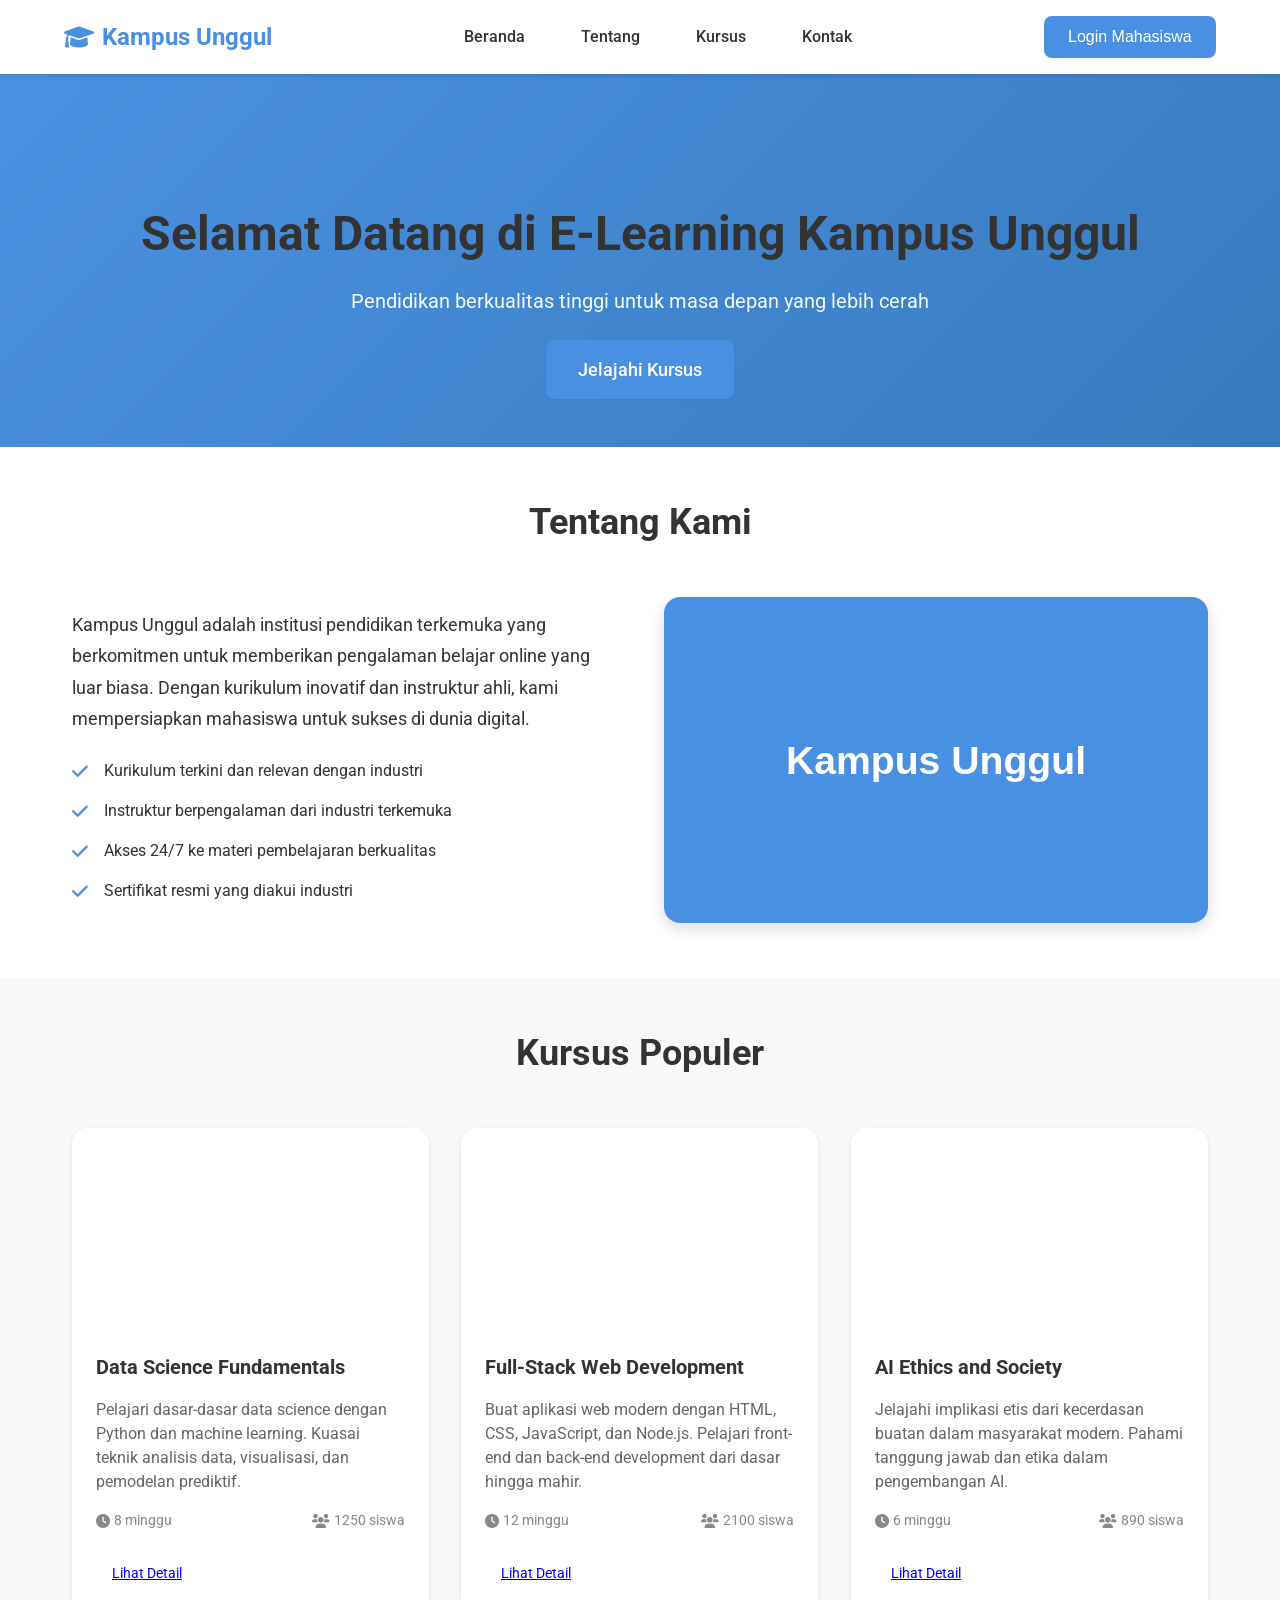
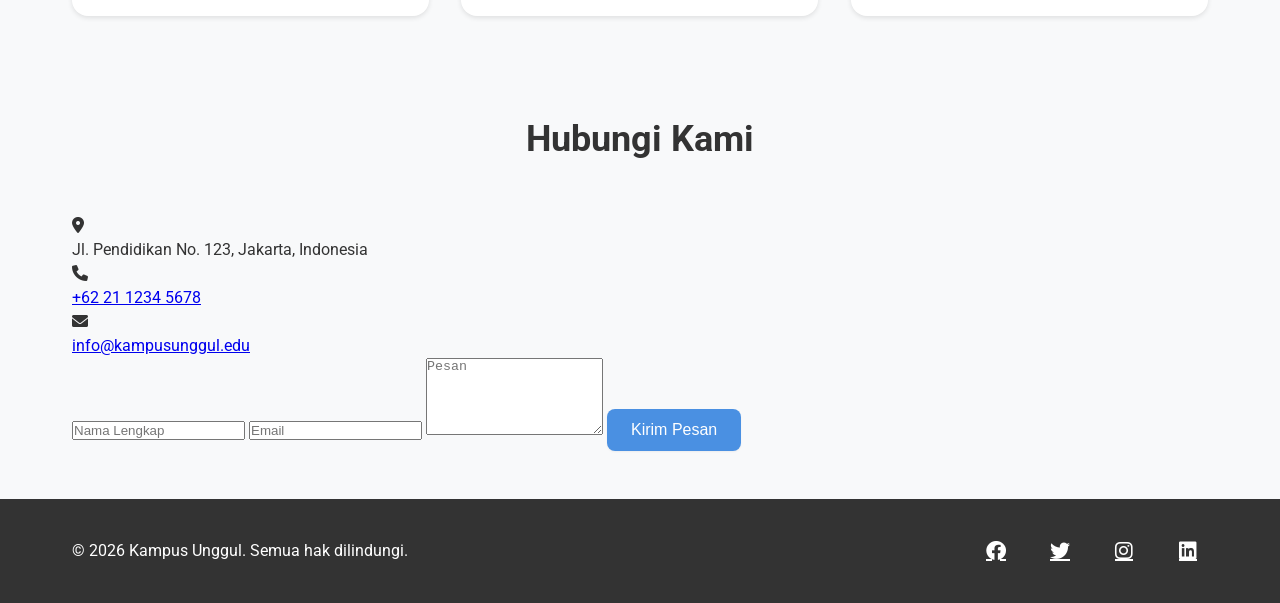
<file: index.html>
<!DOCTYPE html>
<html lang="id">

<head>
    <!-- ===== META TAGS ===== -->
    <meta charset="UTF-8">
    <meta name="viewport" content="width=device-width, initial-scale=1.0">
    <meta http-equiv="X-UA-Compatible" content="IE=edge">

    <!-- SEO Meta Tags -->
    <title>Kampus Unggul - Platform E-Learning Terbaik di Indonesia</title>
    <meta name="description"
        content="Platform e-learning terkemuka di Indonesia dengan kurikulum inovatif dan instruktur ahli. Akses 24/7 ke ribuan kursus berkualitas tinggi dengan sertifikat resmi.">
    <meta name="keywords"
        content="e-learning, kursus online, pendidikan online, belajar online, kampus online, universitas online, sertifikat online, data science, web development, machine learning">
    <meta name="author" content="Kampus Unggul">
    <meta name="robots" content="index, follow">

    <!-- Open Graph / Facebook -->
    <meta property="og:type" content="website">
    <meta property="og:site_name" content="Kampus Unggul">
    <meta property="og:title" content="Kampus Unggul - Platform E-Learning Terbaik">
    <meta property="og:description"
        content="Belajar keterampilan masa depan dengan kursus online berkualitas tinggi. Akses 24/7, instruktur ahli, dan sertifikat resmi.">
    <meta property="og:image" content="/assets/og-image.jpg">
    <meta property="og:url" content="https://kampusunggul.edu">
    <meta property="og:locale" content="id_ID">

    <!-- Twitter Card -->
    <meta name="twitter:card" content="summary_large_image">
    <meta name="twitter:title" content="Kampus Unggul - Platform E-Learning Terbaik">
    <meta name="twitter:description" content="Belajar keterampilan masa depan dengan kursus online berkualitas tinggi.">
    <meta name="twitter:image" content="/assets/twitter-card.jpg">

    <!-- Canonical URL -->
    <link rel="canonical" href="https://kampusunggul.edu">

    <!-- Favicon -->
    <link rel="icon" type="image/png" sizes="32x32" href="/favicon-32x32.png">
    <link rel="icon" type="image/png" sizes="16x16" href="/favicon-16x16.png">
    <link rel="apple-touch-icon" sizes="180x180" href="/apple-touch-icon.png">
    <link rel="manifest" href="/site.webmanifest">

    <!-- Theme Color -->
    <meta name="theme-color" content="#4a90e2">

    <!-- ===== PRECONNECT FOR PERFORMANCE ===== -->
    <link rel="preconnect" href="https://fonts.googleapis.com">
    <link rel="preconnect" href="https://fonts.gstatic.com" crossorigin>
    <link rel="preconnect" href="https://cdnjs.cloudflare.com" crossorigin>

    <!-- ===== STYLESHEETS ===== -->
    <link href="https://fonts.googleapis.com/css2?family=Roboto:wght@300;400;500;700&display=swap" rel="stylesheet">
    <link rel="stylesheet" href="https://cdnjs.cloudflare.com/ajax/libs/font-awesome/6.0.0/css/all.min.css"
        integrity="sha512-9usAa10IRO0HhonpyAIVpjrylPvoDwiPUiKdWk5t3PyolY1cOd4DSE0Ga+ri4AuTroPR5aQvXU9xC6qOPnzFeg=="
        crossorigin="anonymous" referrerpolicy="no-referrer">
    <link rel="stylesheet" href="styles.css">

    <!-- ===== STRUCTURED DATA (JSON-LD) ===== -->
    <script type="application/ld+json">
    {
      "@context": "https://schema.org",
      "@type": "EducationalOrganization",
      "name": "Kampus Unggul",
      "description": "Platform e-learning terkemuka di Indonesia",
      "url": "https://kampusunggul.edu",
      "logo": "https://kampusunggul.edu/logo.png",
      "sameAs": [
        "https://facebook.com/kampusunggul",
        "https://twitter.com/kampusunggul",
        "https://instagram.com/kampusunggul",
        "https://linkedin.com/company/kampusunggul"
      ],
      "contactPoint": {
        "@type": "ContactPoint",
        "telephone": "+62-21-1234-5678",
        "contactType": "Customer Service",
        "email": "info@kampusunggul.edu",
        "areaServed": "ID",
        "availableLanguage": ["Indonesian"]
      },
      "address": {
        "@type": "PostalAddress",
        "streetAddress": "Jl. Pendidikan No. 123",
        "addressLocality": "Jakarta",
        "addressCountry": "ID"
      }
    }
    </script>
</head>

<body>
    <!-- ===== SKIP TO MAIN CONTENT (Accessibility) ===== -->
    <a href="#main-content" class="skip-to-main">Skip to main content</a>

    <!-- ===== HEADER ===== -->
    <header role="banner">
        <div class="container">
            <div class="logo">
                <h1>
                    <i class="fas fa-graduation-cap" aria-hidden="true"></i>
                    <span>Kampus Unggul</span>
                </h1>
            </div>

            <!-- Mobile Menu Toggle -->
            <button class="mobile-menu-toggle" aria-label="Toggle navigation menu" aria-expanded="false">
                <i class="fas fa-bars" aria-hidden="true"></i>
            </button>

            <nav role="navigation" aria-label="Main navigation">
                <ul>
                    <li><a href="#home">Beranda</a></li>
                    <li><a href="#about">Tentang</a></li>
                    <li><a href="#courses">Kursus</a></li>
                    <li><a href="#contact">Kontak</a></li>
                </ul>
            </nav>

            <button class="btn" onclick="openLoginModal()" aria-label="Login sebagai mahasiswa">
                Login Mahasiswa
            </button>
        </div>
    </header>

    <!-- ===== MAIN CONTENT ===== -->
    <main id="main-content">
        <!-- Hero Section -->
        <section id="home" class="hero" aria-labelledby="hero-heading">
            <div class="container">
                <div class="hero-content">
                    <h2 id="hero-heading">Selamat Datang di E-Learning Kampus Unggul</h2>
                    <p>Pendidikan berkualitas tinggi untuk masa depan yang lebih cerah</p>
                    <a href="#courses" class="btn btn-large">Jelajahi Kursus</a>
                </div>
            </div>
        </section>

        <!-- About Section -->
        <section id="about" class="about" aria-labelledby="about-heading">
            <div class="container">
                <h2 id="about-heading">Tentang Kami</h2>
                <div class="about-content">
                    <div class="about-text">
                        <p>
                            Kampus Unggul adalah institusi pendidikan terkemuka yang berkomitmen untuk
                            memberikan pengalaman belajar online yang luar biasa. Dengan kurikulum inovatif
                            dan instruktur ahli, kami mempersiapkan mahasiswa untuk sukses di dunia digital.
                        </p>
                        <ul>
                            <li>
                                <i class="fas fa-check" aria-hidden="true"></i>
                                <span>Kurikulum terkini dan relevan dengan industri</span>
                            </li>
                            <li>
                                <i class="fas fa-check" aria-hidden="true"></i>
                                <span>Instruktur berpengalaman dari industri terkemuka</span>
                            </li>
                            <li>
                                <i class="fas fa-check" aria-hidden="true"></i>
                                <span>Akses 24/7 ke materi pembelajaran berkualitas</span>
                            </li>
                            <li>
                                <i class="fas fa-check" aria-hidden="true"></i>
                                <span>Sertifikat resmi yang diakui industri</span>
                            </li>
                        </ul>
                    </div>
                    <div class="about-image">
                        <img src="[data-uri]"
                            alt="Ilustrasi Kampus Unggul - Platform E-Learning Modern">
                    </div>
                </div>
            </div>
        </section>

        <!-- Courses Section -->
        <section id="courses" class="courses" aria-labelledby="courses-heading">
            <div class="container">
                <h2 id="courses-heading">Kursus Populer</h2>
                <div class="course-grid">
                    <!-- Course Card 1 -->
                    <article class="course-card" itemscope itemtype="https://schema.org/Course">
                        <div class="course-image">
                            <img src="[data-uri]"
                                alt="Kursus Data Science Fundamentals" itemprop="image">
                        </div>
                        <div class="course-content">
                            <h3 itemprop="name">Data Science Fundamentals</h3>
                            <p itemprop="description">
                                Pelajari dasar-dasar data science dengan Python dan machine learning.
                                Kuasai teknik analisis data, visualisasi, dan pemodelan prediktif.
                            </p>
                            <div class="course-meta">
                                <span>
                                    <i class="fas fa-clock" aria-hidden="true"></i>
                                    <time itemprop="timeRequired">8 minggu</time>
                                </span>
                                <span>
                                    <i class="fas fa-users" aria-hidden="true"></i>
                                    <span>1250 siswa</span>
                                </span>
                            </div>
                            <a href="courses.html" class="btn-small" itemprop="url">
                                Lihat Detail <span class="sr-only">Data Science Fundamentals</span>
                            </a>
                        </div>
                    </article>

                    <!-- Course Card 2 -->
                    <article class="course-card" itemscope itemtype="https://schema.org/Course">
                        <div class="course-image">
                            <img src="[data-uri]"
                                alt="Kursus Full-Stack Web Development" itemprop="image">
                        </div>
                        <div class="course-content">
                            <h3 itemprop="name">Full-Stack Web Development</h3>
                            <p itemprop="description">
                                Buat aplikasi web modern dengan HTML, CSS, JavaScript, dan Node.js.
                                Pelajari front-end dan back-end development dari dasar hingga mahir.
                            </p>
                            <div class="course-meta">
                                <span>
                                    <i class="fas fa-clock" aria-hidden="true"></i>
                                    <time itemprop="timeRequired">12 minggu</time>
                                </span>
                                <span>
                                    <i class="fas fa-users" aria-hidden="true"></i>
                                    <span>2100 siswa</span>
                                </span>
                            </div>
                            <a href="courses.html" class="btn-small" itemprop="url">
                                Lihat Detail <span class="sr-only">Full-Stack Web Development</span>
                            </a>
                        </div>
                    </article>

                    <!-- Course Card 3 -->
                    <article class="course-card" itemscope itemtype="https://schema.org/Course">
                        <div class="course-image">
                            <img src="[data-uri]"
                                alt="Kursus AI Ethics and Society" itemprop="image">
                        </div>
                        <div class="course-content">
                            <h3 itemprop="name">AI Ethics and Society</h3>
                            <p itemprop="description">
                                Jelajahi implikasi etis dari kecerdasan buatan dalam masyarakat modern.
                                Pahami tanggung jawab dan etika dalam pengembangan AI.
                            </p>
                            <div class="course-meta">
                                <span>
                                    <i class="fas fa-clock" aria-hidden="true"></i>
                                    <time itemprop="timeRequired">6 minggu</time>
                                </span>
                                <span>
                                    <i class="fas fa-users" aria-hidden="true"></i>
                                    <span>890 siswa</span>
                                </span>
                            </div>
                            <a href="courses.html" class="btn-small" itemprop="url">
                                Lihat Detail <span class="sr-only">AI Ethics and Society</span>
                            </a>
                        </div>
                    </article>
                </div>
            </div>
        </section>

        <!-- Contact Section -->
        <section id="contact" class="contact" aria-labelledby="contact-heading">
            <div class="container">
                <h2 id="contact-heading">Hubungi Kami</h2>
                <div class="contact-content">
                    <div class="contact-info">
                        <div class="info-item">
                            <i class="fas fa-map-marker-alt" aria-hidden="true"></i>
                            <p>Jl. Pendidikan No. 123, Jakarta, Indonesia</p>
                        </div>
                        <div class="info-item">
                            <i class="fas fa-phone" aria-hidden="true"></i>
                            <p><a href="tel:+622112345678">+62 21 1234 5678</a></p>
                        </div>
                        <div class="info-item">
                            <i class="fas fa-envelope" aria-hidden="true"></i>
                            <p><a href="mailto:info@kampusunggul.edu">info@kampusunggul.edu</a></p>
                        </div>
                    </div>
                    <form class="contact-form" data-validate aria-label="Contact form">
                        <label for="nama" class="sr-only">Nama Lengkap</label>
                        <input type="text" id="nama" name="nama" placeholder="Nama Lengkap" required
                            aria-required="true" autocomplete="name">

                        <label for="email" class="sr-only">Email</label>
                        <input type="email" id="email" name="email" placeholder="Email" required aria-required="true"
                            autocomplete="email">

                        <label for="pesan" class="sr-only">Pesan</label>
                        <textarea id="pesan" name="pesan" placeholder="Pesan" rows="5" required
                            aria-required="true"></textarea>

                        <button type="submit" class="btn">Kirim Pesan</button>
                    </form>
                </div>
            </div>
        </section>
    </main>

    <!-- ===== FOOTER ===== -->
    <footer role="contentinfo">
        <div class="container">
            <p>&copy; 2026 Kampus Unggul. Semua hak dilindungi.</p>
            <div class="social-links" role="navigation" aria-label="Social media links">
                <a href="https://facebook.com/kampusunggul" aria-label="Visit our Facebook page" target="_blank"
                    rel="noopener noreferrer">
                    <i class="fab fa-facebook" aria-hidden="true"></i>
                </a>
                <a href="https://twitter.com/kampusunggul" aria-label="Visit our Twitter profile" target="_blank"
                    rel="noopener noreferrer">
                    <i class="fab fa-twitter" aria-hidden="true"></i>
                </a>
                <a href="https://instagram.com/kampusunggul" aria-label="Visit our Instagram profile" target="_blank"
                    rel="noopener noreferrer">
                    <i class="fab fa-instagram" aria-hidden="true"></i>
                </a>
                <a href="https://linkedin.com/company/kampusunggul" aria-label="Visit our LinkedIn page" target="_blank"
                    rel="noopener noreferrer">
                    <i class="fab fa-linkedin" aria-hidden="true"></i>
                </a>
            </div>
        </div>
    </footer>

    <!-- ===== LOGIN MODAL ===== -->
    <div id="loginModal" class="modal" role="dialog" aria-labelledby="login-title" aria-hidden="true">
        <div class="modal-content">
            <button class="close" onclick="closeLoginModal()" aria-label="Close login dialog">
                &times;
            </button>
            <h2 id="login-title">Login Mahasiswa</h2>
            <form id="loginForm" aria-label="Login form">
                <label for="username" class="sr-only">Username</label>
                <input type="text" id="username" name="username" placeholder="Username" required aria-required="true"
                    autocomplete="username">

                <label for="password" class="sr-only">Password</label>
                <input type="password" id="password" name="password" placeholder="Password" required
                    aria-required="true" autocomplete="current-password">

                <button type="button" onclick="login()" class="btn">Login</button>
            </form>
            <div class="demo-info" role="note">
                <strong>Demo Account:</strong><br>
                Username: student<br>
                Password: kampus123
            </div>
        </div>
    </div>

    <!-- ===== SCRIPTS ===== -->
    <script src="script.js" defer></script>

    <!-- ===== ANALYTICS (jika ada) ===== -->
    <!-- <script async src="https://www.googletagmanager.com/gtag/js?id=GA_MEASUREMENT_ID"></script> -->
</body>

</html>
</file>
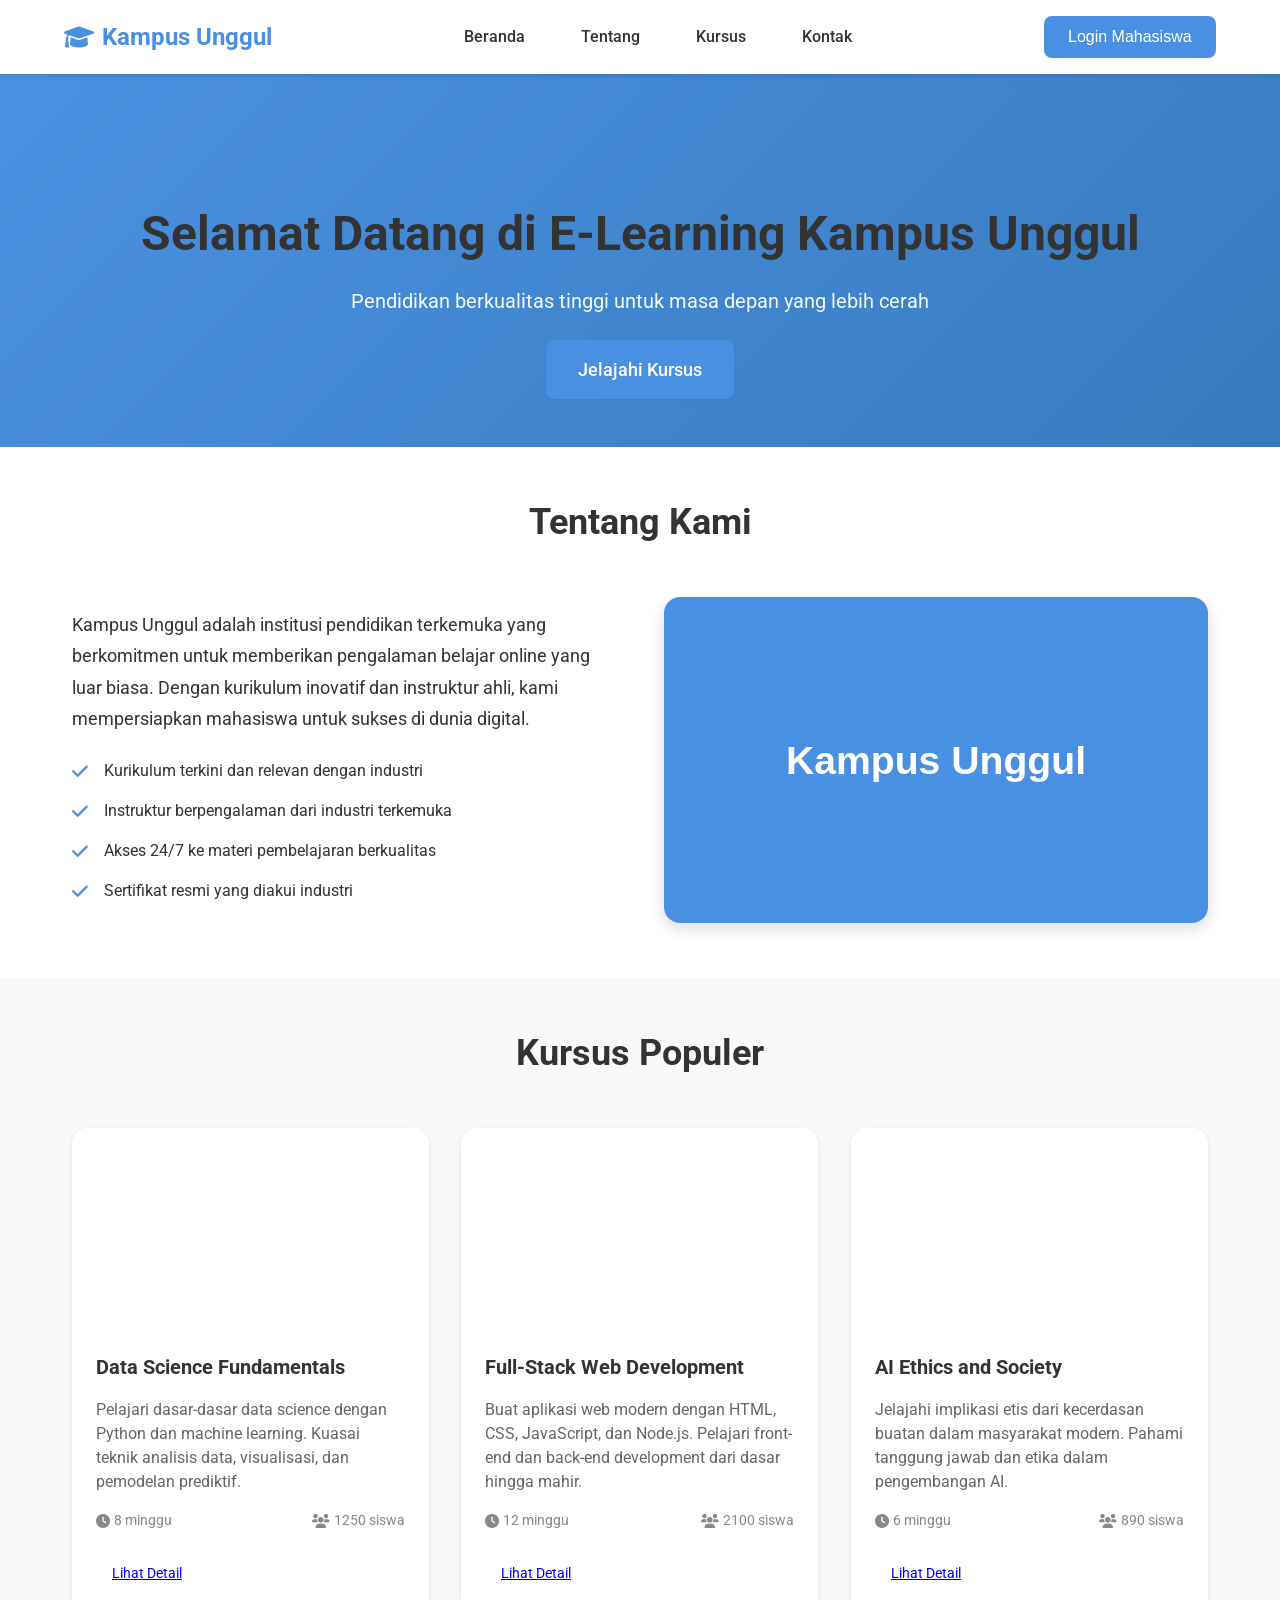
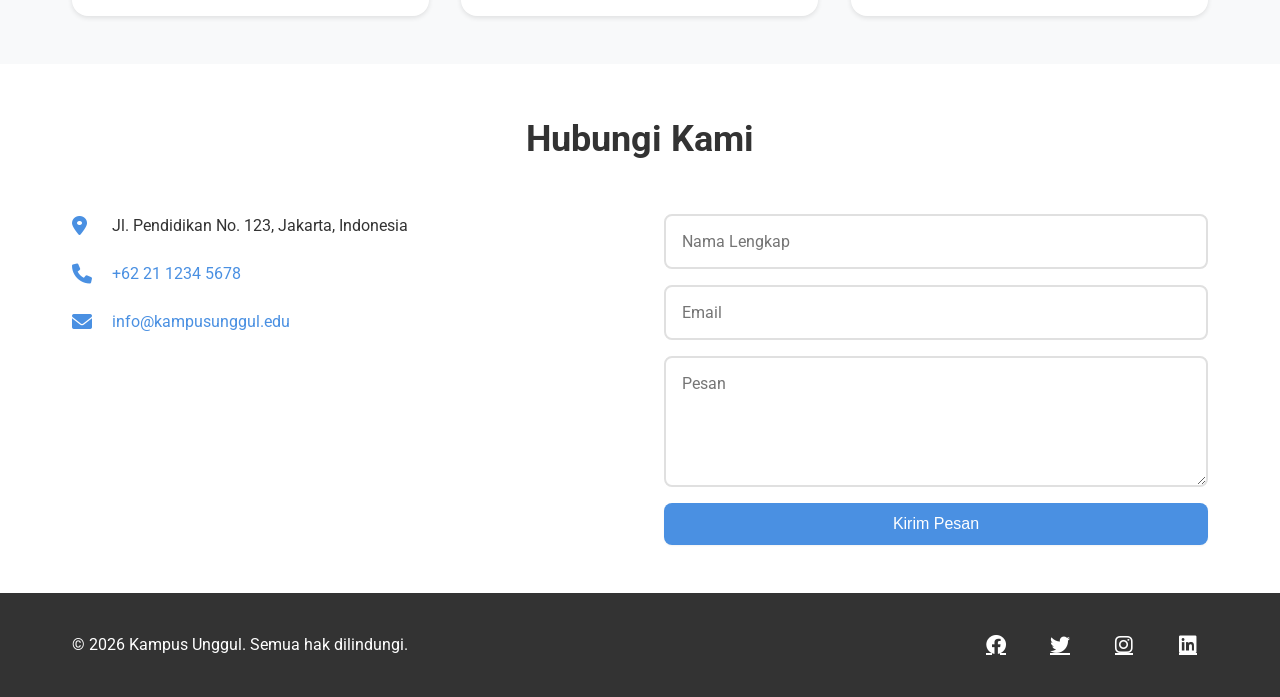
<file: backup/index.html>
<!DOCTYPE html>
<html lang="id">

<head>
    <!-- ===== META TAGS ===== -->
    <meta charset="UTF-8">
    <meta name="viewport" content="width=device-width, initial-scale=1.0">
    <meta http-equiv="X-UA-Compatible" content="IE=edge">

    <!-- SEO Meta Tags -->
    <title>Kampus Unggul - Platform E-Learning Terbaik di Indonesia</title>
    <meta name="description"
        content="Platform e-learning terkemuka di Indonesia dengan kurikulum inovatif dan instruktur ahli. Akses 24/7 ke ribuan kursus berkualitas tinggi dengan sertifikat resmi.">
    <meta name="keywords"
        content="e-learning, kursus online, pendidikan online, belajar online, kampus online, universitas online, sertifikat online, data science, web development, machine learning">
    <meta name="author" content="Kampus Unggul">
    <meta name="robots" content="index, follow">

    <!-- Open Graph / Facebook -->
    <meta property="og:type" content="website">
    <meta property="og:site_name" content="Kampus Unggul">
    <meta property="og:title" content="Kampus Unggul - Platform E-Learning Terbaik">
    <meta property="og:description"
        content="Belajar keterampilan masa depan dengan kursus online berkualitas tinggi. Akses 24/7, instruktur ahli, dan sertifikat resmi.">
    <meta property="og:image" content="/assets/og-image.jpg">
    <meta property="og:url" content="https://kampusunggul.edu">
    <meta property="og:locale" content="id_ID">

    <!-- Twitter Card -->
    <meta name="twitter:card" content="summary_large_image">
    <meta name="twitter:title" content="Kampus Unggul - Platform E-Learning Terbaik">
    <meta name="twitter:description" content="Belajar keterampilan masa depan dengan kursus online berkualitas tinggi.">
    <meta name="twitter:image" content="/assets/twitter-card.jpg">

    <!-- Canonical URL -->
    <link rel="canonical" href="https://kampusunggul.edu">

    <!-- Theme Color -->
    <meta name="theme-color" content="#4a90e2">

    <!-- ===== PRECONNECT FOR PERFORMANCE ===== -->
    <link rel="preconnect" href="https://fonts.googleapis.com">
    <link rel="preconnect" href="https://fonts.gstatic.com" crossorigin>
    <link rel="preconnect" href="https://cdnjs.cloudflare.com" crossorigin>

    <!-- ===== STYLESHEETS ===== -->
    <link href="https://fonts.googleapis.com/css2?family=Roboto:wght@300;400;500;700&display=swap" rel="stylesheet">
    <link rel="stylesheet" href="https://cdnjs.cloudflare.com/ajax/libs/font-awesome/6.0.0/css/all.min.css"
        integrity="sha512-9usAa10IRO0HhonpyAIVpjrylPvoDwiPUiKdWk5t3PyolY1cOd4DSE0Ga+ri4AuTroPR5aQvXU9xC6qOPnzFeg=="
        crossorigin="anonymous" referrerpolicy="no-referrer">
    <link rel="stylesheet" href="styles.css">

    <!-- ===== STRUCTURED DATA (JSON-LD) ===== -->
    <script type="application/ld+json">
    {
      "@context": "https://schema.org",
      "@type": "EducationalOrganization",
      "name": "Kampus Unggul",
      "description": "Platform e-learning terkemuka di Indonesia",
      "url": "https://kampusunggul.edu",
      "logo": "https://kampusunggul.edu/logo.png",
      "sameAs": [
        "https://facebook.com/kampusunggul",
        "https://twitter.com/kampusunggul",
        "https://instagram.com/kampusunggul",
        "https://linkedin.com/company/kampusunggul"
      ],
      "contactPoint": {
        "@type": "ContactPoint",
        "telephone": "+62-21-1234-5678",
        "contactType": "Customer Service",
        "email": "info@kampusunggul.edu",
        "areaServed": "ID",
        "availableLanguage": ["Indonesian"]
      },
      "address": {
        "@type": "PostalAddress",
        "streetAddress": "Jl. Pendidikan No. 123",
        "addressLocality": "Jakarta",
        "addressCountry": "ID"
      }
    }
    </script>
</head>

<body>
    <!-- ===== SKIP TO MAIN CONTENT (Accessibility) ===== -->
    <a href="#main-content" class="skip-to-main">Skip to main content</a>

    <!-- ===== HEADER ===== -->
    <header role="banner">
        <div class="container">
            <div class="logo">
                <h1>
                    <i class="fas fa-graduation-cap" aria-hidden="true"></i>
                    <span>Kampus Unggul</span>
                </h1>
            </div>

            <!-- Mobile Menu Toggle -->
            <button class="mobile-menu-toggle" aria-label="Toggle navigation menu" aria-expanded="false">
                <i class="fas fa-bars" aria-hidden="true"></i>
            </button>

            <nav role="navigation" aria-label="Main navigation">
                <ul>
                    <li><a href="#home">Beranda</a></li>
                    <li><a href="#about">Tentang</a></li>
                    <li><a href="#courses">Kursus</a></li>
                    <li><a href="#contact">Kontak</a></li>
                </ul>
            </nav>

            <button class="btn" onclick="openLoginModal()" aria-label="Login sebagai mahasiswa">
                Login Mahasiswa
            </button>
        </div>
    </header>

    <!-- ===== MAIN CONTENT ===== -->
    <main id="main-content">
        <!-- Hero Section -->
        <section id="home" class="hero" aria-labelledby="hero-heading">
            <div class="container">
                <div class="hero-content">
                    <h2 id="hero-heading">Selamat Datang di E-Learning Kampus Unggul</h2>
                    <p>Pendidikan berkualitas tinggi untuk masa depan yang lebih cerah</p>
                    <a href="#courses" class="btn btn-large">Jelajahi Kursus</a>
                </div>
            </div>
        </section>

        <!-- About Section -->
        <section id="about" class="about" aria-labelledby="about-heading">
            <div class="container">
                <h2 id="about-heading">Tentang Kami</h2>
                <div class="about-content">
                    <div class="about-text">
                        <p>
                            Kampus Unggul adalah institusi pendidikan terkemuka yang berkomitmen untuk
                            memberikan pengalaman belajar online yang luar biasa. Dengan kurikulum inovatif
                            dan instruktur ahli, kami mempersiapkan mahasiswa untuk sukses di dunia digital.
                        </p>
                        <ul>
                            <li>
                                <i class="fas fa-check" aria-hidden="true"></i>
                                <span>Kurikulum terkini dan relevan dengan industri</span>
                            </li>
                            <li>
                                <i class="fas fa-check" aria-hidden="true"></i>
                                <span>Instruktur berpengalaman dari industri terkemuka</span>
                            </li>
                            <li>
                                <i class="fas fa-check" aria-hidden="true"></i>
                                <span>Akses 24/7 ke materi pembelajaran berkualitas</span>
                            </li>
                            <li>
                                <i class="fas fa-check" aria-hidden="true"></i>
                                <span>Sertifikat resmi yang diakui industri</span>
                            </li>
                        </ul>
                    </div>
                    <div class="about-image">
                        <img src="[data-uri]"
                            alt="Ilustrasi Kampus Unggul - Platform E-Learning Modern">
                    </div>
                </div>
            </div>
        </section>

        <!-- Courses Section -->
        <section id="courses" class="courses" aria-labelledby="courses-heading">
            <div class="container">
                <h2 id="courses-heading">Kursus Populer</h2>
                <div class="course-grid">
                    <!-- Course Card 1 -->
                    <article class="course-card" itemscope itemtype="https://schema.org/Course">
                        <div class="course-image">
                            <img src="[data-uri]"
                                alt="Kursus Data Science Fundamentals" itemprop="image">
                        </div>
                        <div class="course-content">
                            <h3 itemprop="name">Data Science Fundamentals</h3>
                            <p itemprop="description">
                                Pelajari dasar-dasar data science dengan Python dan machine learning.
                                Kuasai teknik analisis data, visualisasi, dan pemodelan prediktif.
                            </p>
                            <div class="course-meta">
                                <span>
                                    <i class="fas fa-clock" aria-hidden="true"></i>
                                    <time itemprop="timeRequired">8 minggu</time>
                                </span>
                                <span>
                                    <i class="fas fa-users" aria-hidden="true"></i>
                                    <span>1250 siswa</span>
                                </span>
                            </div>
                            <a href="courses.html" class="btn-small" itemprop="url">
                                Lihat Detail <span class="sr-only">Data Science Fundamentals</span>
                            </a>
                        </div>
                    </article>

                    <!-- Course Card 2 -->
                    <article class="course-card" itemscope itemtype="https://schema.org/Course">
                        <div class="course-image">
                            <img src="[data-uri]"
                                alt="Kursus Full-Stack Web Development" itemprop="image">
                        </div>
                        <div class="course-content">
                            <h3 itemprop="name">Full-Stack Web Development</h3>
                            <p itemprop="description">
                                Buat aplikasi web modern dengan HTML, CSS, JavaScript, dan Node.js.
                                Pelajari front-end dan back-end development dari dasar hingga mahir.
                            </p>
                            <div class="course-meta">
                                <span>
                                    <i class="fas fa-clock" aria-hidden="true"></i>
                                    <time itemprop="timeRequired">12 minggu</time>
                                </span>
                                <span>
                                    <i class="fas fa-users" aria-hidden="true"></i>
                                    <span>2100 siswa</span>
                                </span>
                            </div>
                            <a href="courses.html" class="btn-small" itemprop="url">
                                Lihat Detail <span class="sr-only">Full-Stack Web Development</span>
                            </a>
                        </div>
                    </article>

                    <!-- Course Card 3 -->
                    <article class="course-card" itemscope itemtype="https://schema.org/Course">
                        <div class="course-image">
                            <img src="[data-uri]"
                                alt="Kursus AI Ethics and Society" itemprop="image">
                        </div>
                        <div class="course-content">
                            <h3 itemprop="name">AI Ethics and Society</h3>
                            <p itemprop="description">
                                Jelajahi implikasi etis dari kecerdasan buatan dalam masyarakat modern.
                                Pahami tanggung jawab dan etika dalam pengembangan AI.
                            </p>
                            <div class="course-meta">
                                <span>
                                    <i class="fas fa-clock" aria-hidden="true"></i>
                                    <time itemprop="timeRequired">6 minggu</time>
                                </span>
                                <span>
                                    <i class="fas fa-users" aria-hidden="true"></i>
                                    <span>890 siswa</span>
                                </span>
                            </div>
                            <a href="courses.html" class="btn-small" itemprop="url">
                                Lihat Detail <span class="sr-only">AI Ethics and Society</span>
                            </a>
                        </div>
                    </article>
                </div>
            </div>
        </section>

        <!-- Contact Section -->
        <section id="contact" class="contact" aria-labelledby="contact-heading">
            <div class="container">
                <h2 id="contact-heading">Hubungi Kami</h2>
                <div class="contact-content">
                    <div class="contact-info">
                        <div class="info-item">
                            <i class="fas fa-map-marker-alt" aria-hidden="true"></i>
                            <p>Jl. Pendidikan No. 123, Jakarta, Indonesia</p>
                        </div>
                        <div class="info-item">
                            <i class="fas fa-phone" aria-hidden="true"></i>
                            <p><a href="tel:+622112345678">+62 21 1234 5678</a></p>
                        </div>
                        <div class="info-item">
                            <i class="fas fa-envelope" aria-hidden="true"></i>
                            <p><a href="mailto:info@kampusunggul.edu">info@kampusunggul.edu</a></p>
                        </div>
                    </div>
                    <form class="contact-form" data-validate aria-label="Contact form">
                        <label for="nama" class="sr-only">Nama Lengkap</label>
                        <input type="text" id="nama" name="nama" placeholder="Nama Lengkap" required
                            aria-required="true" autocomplete="name">

                        <label for="email" class="sr-only">Email</label>
                        <input type="email" id="email" name="email" placeholder="Email" required aria-required="true"
                            autocomplete="email">

                        <label for="pesan" class="sr-only">Pesan</label>
                        <textarea id="pesan" name="pesan" placeholder="Pesan" rows="5" required
                            aria-required="true"></textarea>

                        <button type="submit" class="btn">Kirim Pesan</button>
                    </form>
                </div>
            </div>
        </section>
    </main>

    <!-- ===== FOOTER ===== -->
    <footer role="contentinfo">
        <div class="container">
            <p>&copy; 2026 Kampus Unggul. Semua hak dilindungi.</p>
            <div class="social-links" role="navigation" aria-label="Social media links">
                <a href="https://facebook.com/kampusunggul" aria-label="Visit our Facebook page" target="_blank"
                    rel="noopener noreferrer">
                    <i class="fab fa-facebook" aria-hidden="true"></i>
                </a>
                <a href="https://twitter.com/kampusunggul" aria-label="Visit our Twitter profile" target="_blank"
                    rel="noopener noreferrer">
                    <i class="fab fa-twitter" aria-hidden="true"></i>
                </a>
                <a href="https://instagram.com/kampusunggul" aria-label="Visit our Instagram profile" target="_blank"
                    rel="noopener noreferrer">
                    <i class="fab fa-instagram" aria-hidden="true"></i>
                </a>
                <a href="https://linkedin.com/company/kampusunggul" aria-label="Visit our LinkedIn page" target="_blank"
                    rel="noopener noreferrer">
                    <i class="fab fa-linkedin" aria-hidden="true"></i>
                </a>
            </div>
        </div>
    </footer>

    <!-- ===== LOGIN MODAL ===== -->
    <div id="loginModal" class="modal" role="dialog" aria-labelledby="login-title" aria-hidden="true">
        <div class="modal-content">
            <button class="close" onclick="closeLoginModal()" aria-label="Close login dialog">
                &times;
            </button>
            <h2 id="login-title">Login Mahasiswa</h2>
            <form id="loginForm" aria-label="Login form">
                <label for="username" class="sr-only">Username</label>
                <input type="text" id="username" name="username" placeholder="Username" required aria-required="true"
                    autocomplete="username">

                <label for="password" class="sr-only">Password</label>
                <input type="password" id="password" name="password" placeholder="Password" required
                    aria-required="true" autocomplete="current-password">

                <button type="button" onclick="login()" class="btn">Login</button>
            </form>
            <div class="demo-info" role="note">
                <strong>Demo Account:</strong><br>
                Username: student<br>
                Password: kampus123
            </div>
        </div>
    </div>

    <!-- ===== SCRIPTS ===== -->
    <script src="script.js" defer></script>
</body>

</html>
</file>
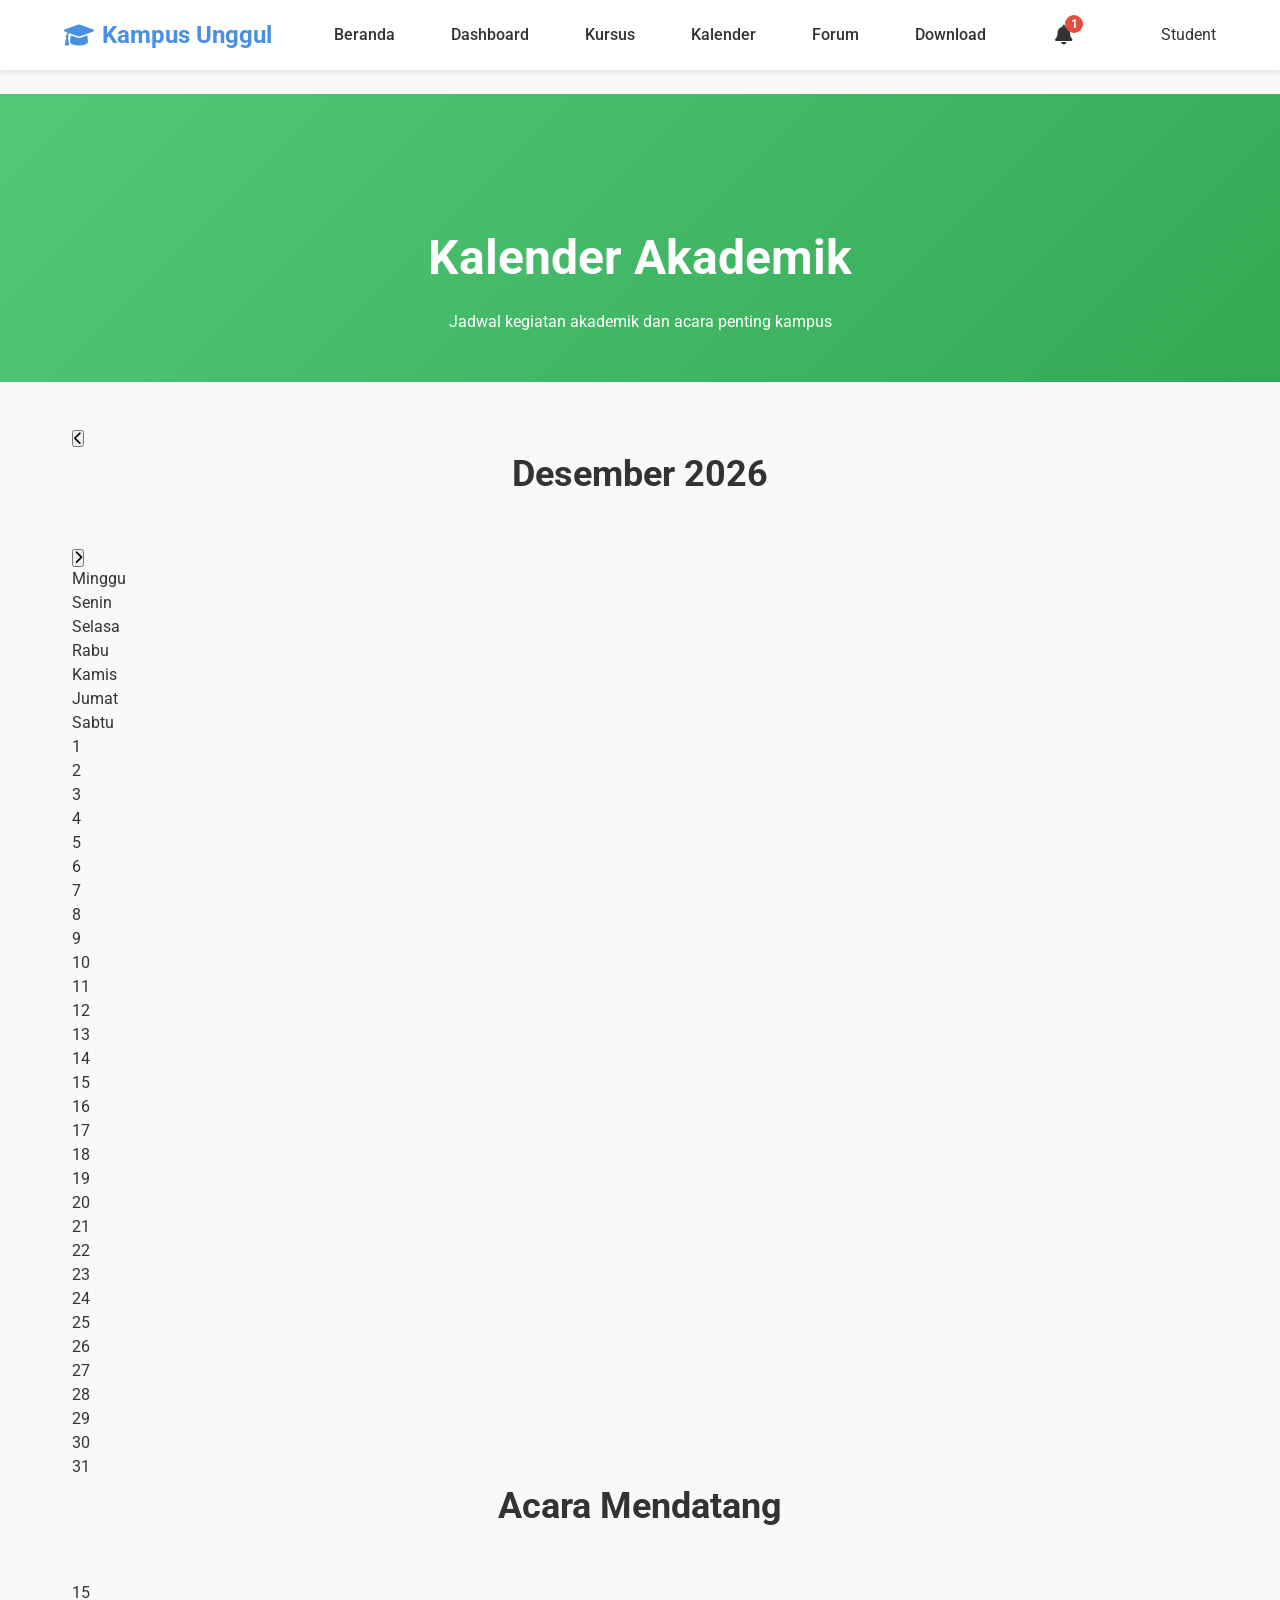
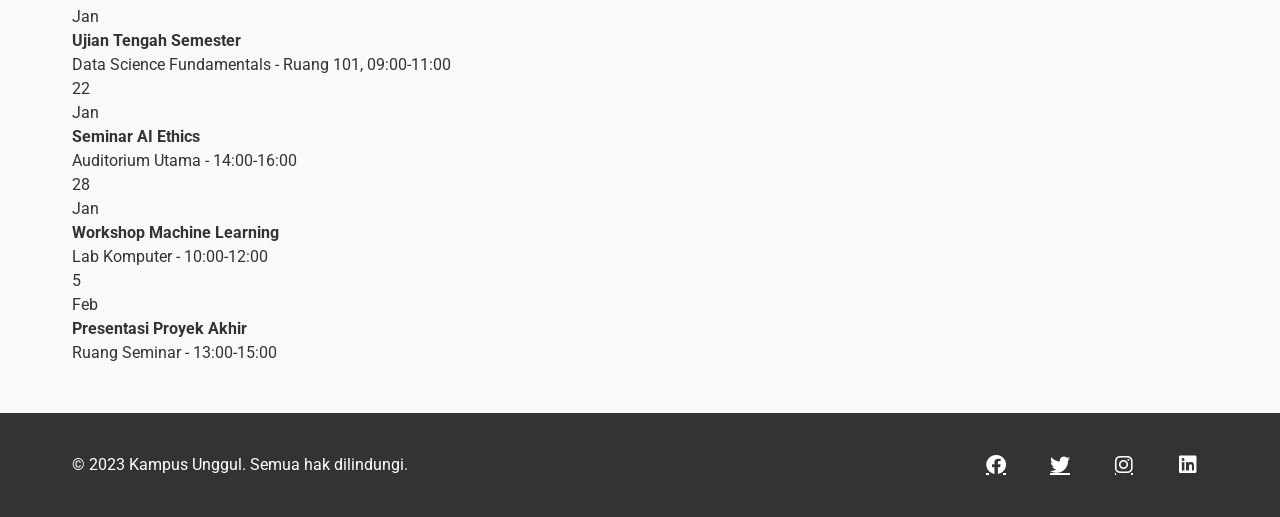
<file: calendar.html>
kur <!DOCTYPE html>
<html lang="id">
<head>
    <meta charset="UTF-8">
    <meta name="viewport" content="width=device-width, initial-scale=1.0">
    <title>Kalender Akademik - Kampus Unggul</title>
    <link rel="stylesheet" href="styles.css">
    <link href="https://fonts.googleapis.com/css2?family=Roboto:wght@300;400;500;700&display=swap" rel="stylesheet">
    <link rel="stylesheet" href="https://cdnjs.cloudflare.com/ajax/libs/font-awesome/6.0.0/css/all.min.css">
</head>
<body>
    <header>
        <div class="container">
            <div class="logo">
                <h1><i class="fas fa-graduation-cap"></i> Kampus Unggul</h1>
            </div>
            <nav>
                <ul>
                    <li><a href="index.html">Beranda</a></li>
                    <li><a href="dashboard.html">Dashboard</a></li>
                    <li><a href="courses.html">Kursus</a></li>
                    <li><a href="#calendar">Kalender</a></li>
                    <li><a href="forum.html">Forum</a></li>
                    <li><a href="downloads.html">Download</a></li>
                </ul>
            </nav>
            <div class="user-menu">
                <div class="notification-bell">
                    <i class="fas fa-bell"></i>
                    <span class="notification-count">1</span>
                </div>
                <div class="user-profile">
            </div>
                    <span>Student</span>
                </div>
        </div>
    </header>

    <section id="calendar" class="calendar-hero">
        <div class="container">
            <h1>Kalender Akademik</h1>
            <p>Jadwal kegiatan akademik dan acara penting kampus</p>
        </div>
    </section>

    <section class="calendar-content">
        <div class="container">
            <div class="calendar-controls">
                <button id="prevMonth" class="calendar-btn">
                    <i class="fas fa-chevron-left"></i>
                </button>
                <h2 id="currentMonth">Januari 2024</h2>
                <button id="nextMonth" class="calendar-btn">
                    <i class="fas fa-chevron-right"></i>
                </button>
            </div>

            <div class="calendar-grid" id="calendar">
                <div class="calendar-header">
                    <div>Minggu</div>
                    <div>Senin</div>
                    <div>Selasa</div>
                    <div>Rabu</div>
                    <div>Kamis</div>
                    <div>Jumat</div>
                    <div>Sabtu</div>
                </div>
                <div class="calendar-days" id="calendarDays">
                    <!-- Calendar days will be populated by JavaScript -->
                </div>
            </div>

            <div class="upcoming-events">
                <h2>Acara Mendatang</h2>
                <div class="events-list">
                    <div class="event-item">
                        <div class="event-date">
                            <div class="day">15</div>
                            <div class="month">Jan</div>
                        </div>
                        <div class="event-details">
                            <h4>Ujian Tengah Semester</h4>
                            <p>Data Science Fundamentals - Ruang 101, 09:00-11:00</p>
                        </div>
                    </div>
                    <div class="event-item">
                        <div class="event-date">
                            <div class="day">22</div>
                            <div class="month">Jan</div>
                        </div>
                        <div class="event-details">
                            <h4>Seminar AI Ethics</h4>
                            <p>Auditorium Utama - 14:00-16:00</p>
                        </div>
                    </div>
                    <div class="event-item">
                        <div class="event-date">
                            <div class="day">28</div>
                            <div class="month">Jan</div>
                        </div>
                        <div class="event-details">
                            <h4>Workshop Machine Learning</h4>
                            <p>Lab Komputer - 10:00-12:00</p>
                        </div>
                    </div>
                    <div class="event-item">
                        <div class="event-date">
                            <div class="day">5</div>
                            <div class="month">Feb</div>
                        </div>
                        <div class="event-details">
                            <h4>Presentasi Proyek Akhir</h4>
                            <p>Ruang Seminar - 13:00-15:00</p>
                        </div>
                    </div>
                </div>
            </div>
        </div>
    </section>

    <footer>
        <div class="container">
            <p>&copy; 2023 Kampus Unggul. Semua hak dilindungi.</p>
            <div class="social-links">
                <a href="#"><i class="fab fa-facebook"></i></a>
                <a href="#"><i class="fab fa-twitter"></i></a>
                <a href="#"><i class="fab fa-instagram"></i></a>
                <a href="#"><i class="fab fa-linkedin"></i></a>
            </div>
        </div>
    </footer>

    <script src="script.js"></script>
</body>
</html>
</file>
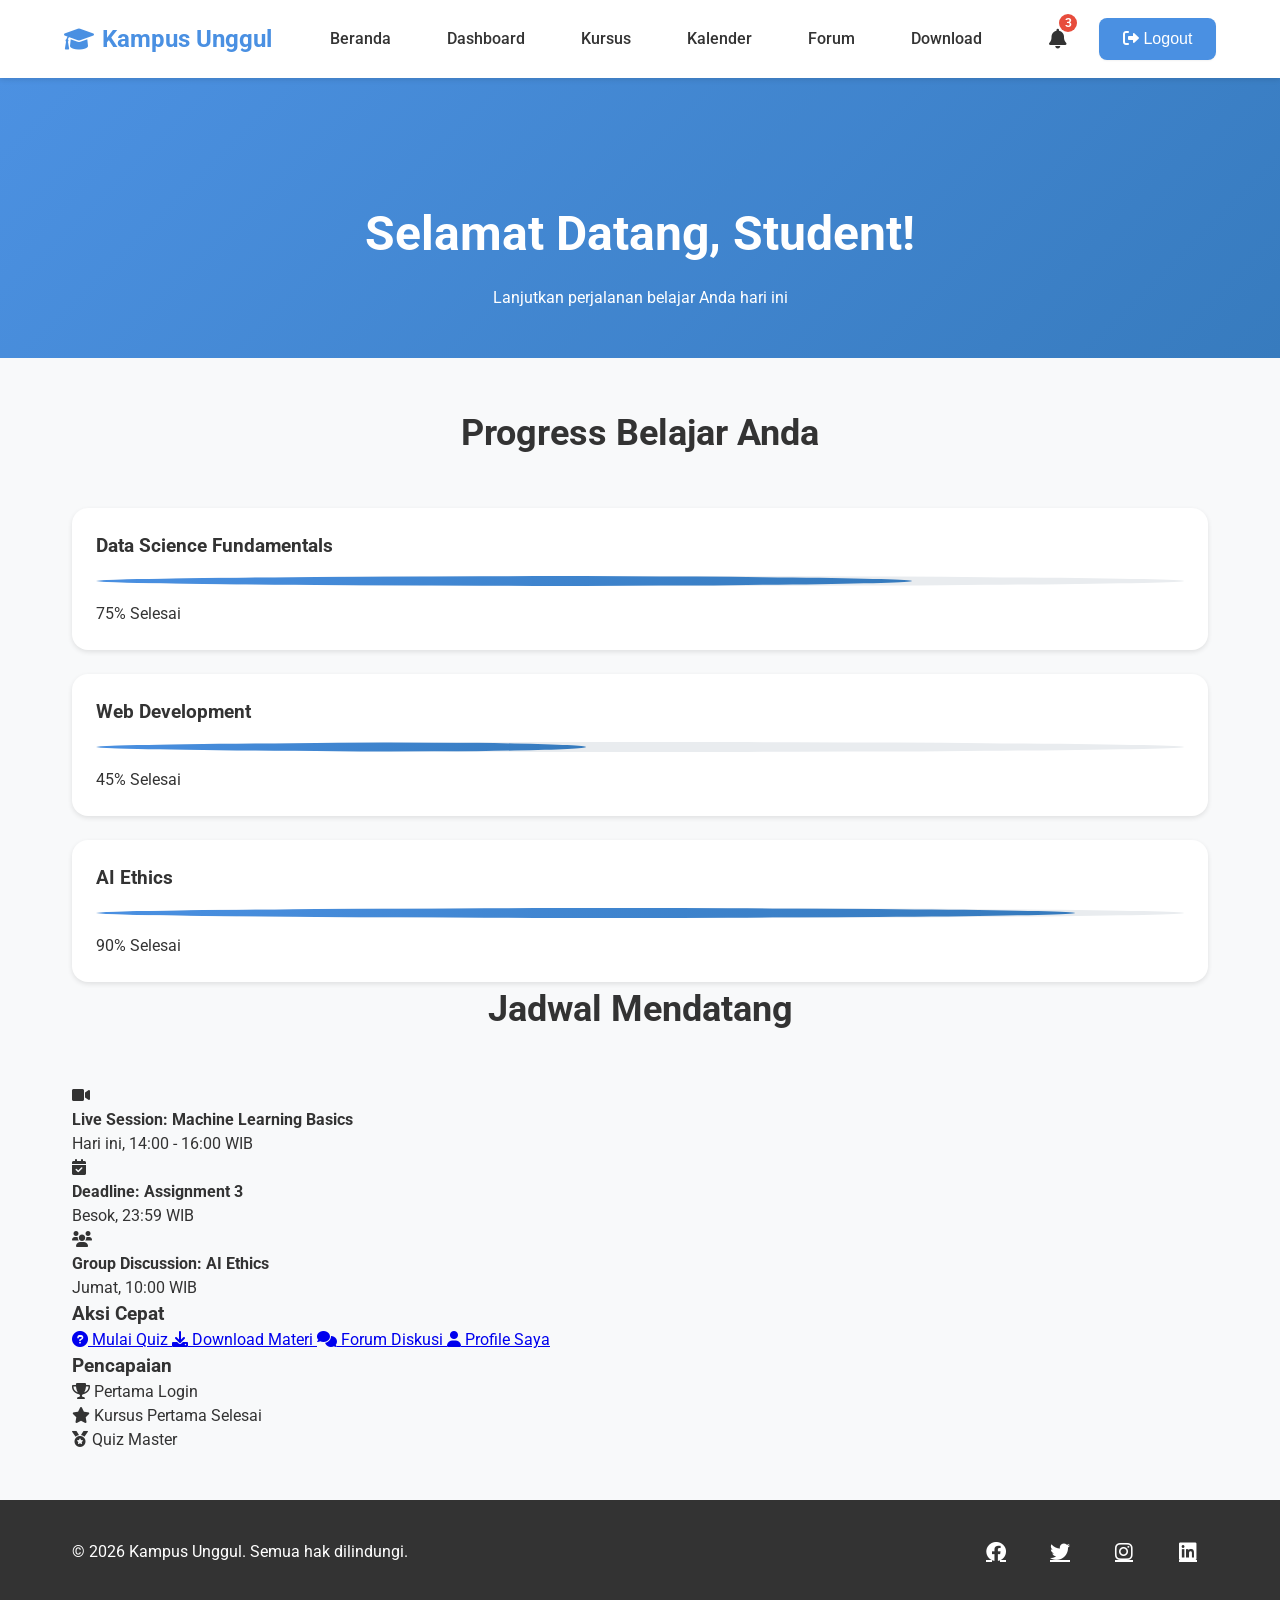
<file: dashboard.html>
<!DOCTYPE html>
<html lang="id">

<head>
    <meta charset="UTF-8">
    <meta name="viewport" content="width=device-width, initial-scale=1.0">
    <title>Dashboard Mahasiswa - Kampus Unggul</title>
    <link rel="stylesheet" href="styles.css">
    <link href="https://fonts.googleapis.com/css2?family=Roboto:wght@300;400;500;700&display=swap" rel="stylesheet">
    <link rel="stylesheet" href="https://cdnjs.cloudflare.com/ajax/libs/font-awesome/6.0.0/css/all.min.css">
</head>

<body>
    <header role="banner">
        <div class="container">
            <div class="logo">
                <h1><i class="fas fa-graduation-cap" aria-hidden="true"></i> Kampus Unggul</h1>
            </div>

            <button class="mobile-menu-toggle" aria-label="Toggle navigation menu" aria-expanded="false">
                <i class="fas fa-bars" aria-hidden="true"></i>
            </button>

            <nav role="navigation" aria-label="Main navigation">
                <ul>
                    <li><a href="index.html">Beranda</a></li>
                    <li><a href="#dashboard">Dashboard</a></li>
                    <li><a href="courses.html">Kursus</a></li>
                    <li><a href="calendar.html">Kalender</a></li>
                    <li><a href="forum.html">Forum</a></li>
                    <li><a href="downloads.html">Download</a></li>
                </ul>
            </nav>

            <div class="user-menu">
                <div class="notification-bell">
                    <i class="fas fa-bell" aria-hidden="true"></i>
                    <span class="notification-count">3</span>
                </div>
                <button class="btn" onclick="logout()" aria-label="Logout dari akun">
                    <i class="fas fa-sign-out-alt" aria-hidden="true"></i> Logout
                </button>
            </div>
        </div>
    </header>

    <section id="dashboard" class="dashboard-hero">
        <div class="container">
            <h1>Selamat Datang, Student!</h1>
            <p>Lanjutkan perjalanan belajar Anda hari ini</p>
        </div>
    </section>

    <section class="dashboard-content">
        <div class="container">
            <div class="dashboard-grid">
                <div class="dashboard-main">
                    <div class="progress-section">
                        <h2>Progress Belajar Anda</h2>
                        <div class="progress-cards">
                            <div class="progress-card">
                                <h3>Data Science Fundamentals</h3>
                                <div class="progress-bar">
                                    <div class="progress-fill" style="width: 75%"></div>
                                </div>
                                <p>75% Selesai</p>
                            </div>
                            <div class="progress-card">
                                <h3>Web Development</h3>
                                <div class="progress-bar">
                                    <div class="progress-fill" style="width: 45%"></div>
                                </div>
                                <p>45% Selesai</p>
                            </div>
                            <div class="progress-card">
                                <h3>AI Ethics</h3>
                                <div class="progress-bar">
                                    <div class="progress-fill" style="width: 90%"></div>
                                </div>
                                <p>90% Selesai</p>
                            </div>
                        </div>
                    </div>

                    <div class="upcoming-section">
                        <h2>Jadwal Mendatang</h2>
                        <div class="upcoming-events">
                            <div class="event-card">
                                <div class="event-icon">
                                    <i class="fas fa-video"></i>
                                </div>
                                <div class="event-info">
                                    <h4>Live Session: Machine Learning Basics</h4>
                                    <p>Hari ini, 14:00 - 16:00 WIB</p>
                                </div>
                            </div>
                            <div class="event-card">
                                <div class="event-icon">
                                    <i class="fas fa-calendar-check"></i>
                                </div>
                                <div class="event-info">
                                    <h4>Deadline: Assignment 3</h4>
                                    <p>Besok, 23:59 WIB</p>
                                </div>
                            </div>
                            <div class="event-card">
                                <div class="event-icon">
                                    <i class="fas fa-users"></i>
                                </div>
                                <div class="event-info">
                                    <h4>Group Discussion: AI Ethics</h4>
                                    <p>Jumat, 10:00 WIB</p>
                                </div>
                            </div>
                        </div>
                    </div>
                </div>

                <div class="dashboard-sidebar">
                    <div class="quick-actions">
                        <h3>Aksi Cepat</h3>
                        <a href="quiz.html" class="quick-action-btn">
                            <i class="fas fa-question-circle"></i>
                            Mulai Quiz
                        </a>
                        <a href="downloads.html" class="quick-action-btn">
                            <i class="fas fa-download"></i>
                            Download Materi
                        </a>
                        <a href="forum.html" class="quick-action-btn">
                            <i class="fas fa-comments"></i>
                            Forum Diskusi
                        </a>
                        <a href="profile.html" class="quick-action-btn">
                            <i class="fas fa-user"></i>
                            Profile Saya
                        </a>
                    </div>

                    <div class="achievements">
                        <h3>Pencapaian</h3>
                        <div class="achievement-item">
                            <i class="fas fa-trophy"></i>
                            <span>Pertama Login</span>
                        </div>
                        <div class="achievement-item">
                            <i class="fas fa-star"></i>
                            <span>Kursus Pertama Selesai</span>
                        </div>
                        <div class="achievement-item">
                            <i class="fas fa-medal"></i>
                            <span>Quiz Master</span>
                        </div>
                    </div>
                </div>
            </div>
        </div>
    </section>

    <footer role="contentinfo">
        <div class="container">
            <p>&copy; 2026 Kampus Unggul. Semua hak dilindungi.</p>
            <div class="social-links" role="navigation" aria-label="Social media links">
                <a href="#" aria-label="Facebook"><i class="fab fa-facebook" aria-hidden="true"></i></a>
                <a href="#" aria-label="Twitter"><i class="fab fa-twitter" aria-hidden="true"></i></a>
                <a href="#" aria-label="Instagram"><i class="fab fa-instagram" aria-hidden="true"></i></a>
                <a href="#" aria-label="LinkedIn"><i class="fab fa-linkedin" aria-hidden="true"></i></a>
            </div>
        </div>
    </footer>

    <script src="script.js" defer></script>
    <script>
        // Session Protection - Redirect if not logged in
        document.addEventListener('DOMContentLoaded', function () {
            if (!AuthManager.isAuthenticated()) {
                Utils.showToast('Silakan login terlebih dahulu', 'warning');
                setTimeout(() => {
                    window.location.href = 'index.html';
                }, 1500);
            } else {
                // Update welcome message with user name
                const user = AuthManager.getCurrentUser();
                const welcomeH1 = document.querySelector('.dashboard-hero h1');
                if (welcomeH1 && user) {
                    welcomeH1.textContent = `Selamat Datang, ${user.name}!`;
                }
            }
        });
    </script>
</body>

</html>
</file>
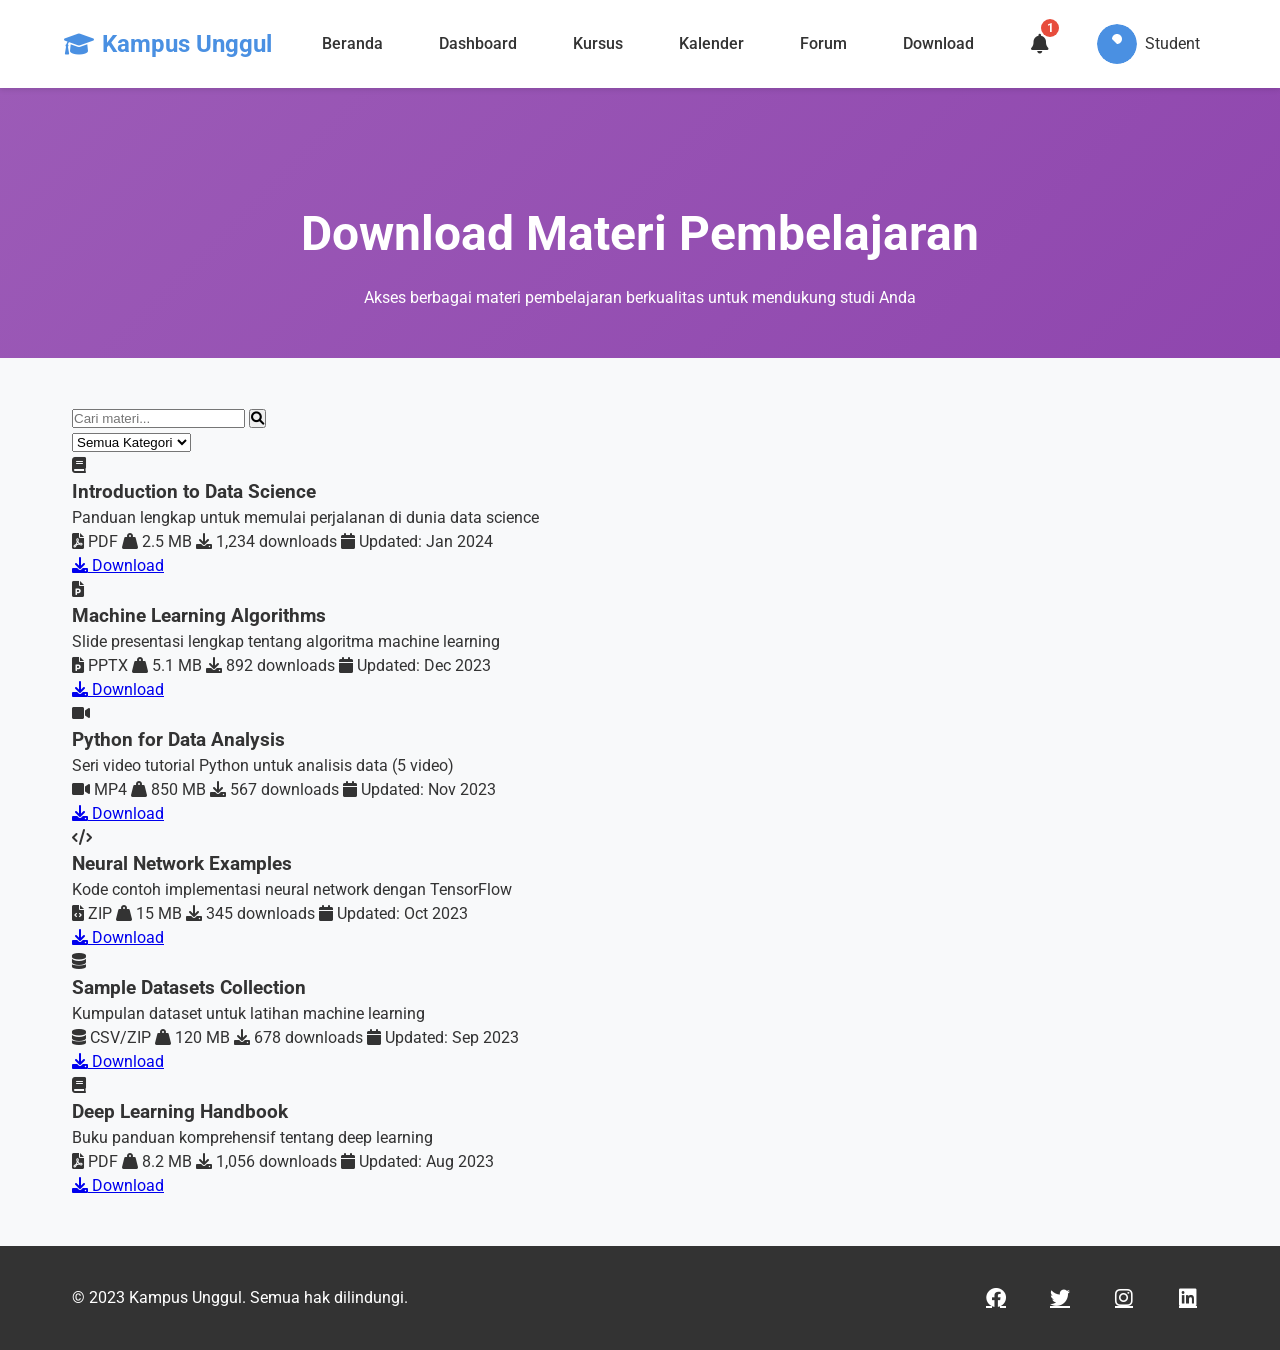
<file: downloads.html>
<!DOCTYPE html>
<html lang="id">
<head>
    <meta charset="UTF-8">
    <meta name="viewport" content="width=device-width, initial-scale=1.0">
    <title>Download Materi - Kampus Unggul</title>
    <link rel="stylesheet" href="styles.css">
    <link href="https://fonts.googleapis.com/css2?family=Roboto:wght@300;400;500;700&display=swap" rel="stylesheet">
    <link rel="stylesheet" href="https://cdnjs.cloudflare.com/ajax/libs/font-awesome/6.0.0/css/all.min.css">
</head>
<body>
    <header>
        <div class="container">
            <div class="logo">
                <h1><i class="fas fa-graduation-cap"></i> Kampus Unggul</h1>
            </div>
            <nav>
                <ul>
                    <li><a href="index.html">Beranda</a></li>
                    <li><a href="dashboard.html">Dashboard</a></li>
                    <li><a href="courses.html">Kursus</a></li>
                    <li><a href="calendar.html">Kalender</a></li>
                    <li><a href="forum.html">Forum</a></li>
                    <li><a href="#downloads">Download</a></li>
                </ul>
            </nav>
            <div class="user-menu">
                <div class="notification-bell">
                    <i class="fas fa-bell"></i>
                    <span class="notification-count">1</span>
                </div>
                <div class="user-profile">
                    <img src="[data-uri]" alt="Student" class="user-avatar">
                    <span>Student</span>
                </div>
            </div>
        </div>
    </header>

    <section id="downloads" class="downloads-hero">
        <div class="container">
            <h1>Download Materi Pembelajaran</h1>
            <p>Akses berbagai materi pembelajaran berkualitas untuk mendukung studi Anda</p>
        </div>
    </section>

    <section class="downloads-content">
        <div class="container">
            <div class="downloads-controls">
                <div class="downloads-search">
                    <input type="text" id="materialSearch" placeholder="Cari materi..." onkeyup="searchMaterials()">
                    <button class="search-btn" onclick="searchMaterials()">
                        <i class="fas fa-search"></i>
                    </button>
                </div>
                <select id="categoryFilter">
                    <option value="">Semua Kategori</option>
                    <option value="ebook">E-book</option>
                    <option value="slides">Slide Presentasi</option>
                    <option value="video">Video Tutorial</option>
                    <option value="code">Kode Program</option>
                    <option value="dataset">Dataset</option>
                </select>
            </div>

            <div class="materials-grid">
                <div class="material-card" data-category="ebook">
                    <div class="material-icon">
                        <i class="fas fa-book"></i>
                    </div>
                    <div class="material-info">
                        <h3>Introduction to Data Science</h3>
                        <p>Panduan lengkap untuk memulai perjalanan di dunia data science</p>
                        <div class="material-meta">
                            <span><i class="fas fa-file-pdf"></i> PDF</span>
                            <span><i class="fas fa-weight-hanging"></i> 2.5 MB</span>
                            <span><i class="fas fa-download"></i> 1,234 downloads</span>
                            <span><i class="fas fa-calendar"></i> Updated: Jan 2024</span>
                        </div>
                        <a href="#" class="download-btn">
                            <i class="fas fa-download"></i>
                            Download
                        </a>
                    </div>
                </div>

                <div class="material-card" data-category="slides">
                    <div class="material-icon">
                        <i class="fas fa-file-powerpoint"></i>
                    </div>
                    <div class="material-info">
                        <h3>Machine Learning Algorithms</h3>
                        <p>Slide presentasi lengkap tentang algoritma machine learning</p>
                        <div class="material-meta">
                            <span><i class="fas fa-file-powerpoint"></i> PPTX</span>
                            <span><i class="fas fa-weight-hanging"></i> 5.1 MB</span>
                            <span><i class="fas fa-download"></i> 892 downloads</span>
                            <span><i class="fas fa-calendar"></i> Updated: Dec 2023</span>
                        </div>
                        <a href="#" class="download-btn">
                            <i class="fas fa-download"></i>
                            Download
                        </a>
                    </div>
                </div>

                <div class="material-card" data-category="video">
                    <div class="material-icon">
                        <i class="fas fa-video"></i>
                    </div>
                    <div class="material-info">
                        <h3>Python for Data Analysis</h3>
                        <p>Seri video tutorial Python untuk analisis data (5 video)</p>
                        <div class="material-meta">
                            <span><i class="fas fa-video"></i> MP4</span>
                            <span><i class="fas fa-weight-hanging"></i> 850 MB</span>
                            <span><i class="fas fa-download"></i> 567 downloads</span>
                            <span><i class="fas fa-calendar"></i> Updated: Nov 2023</span>
                        </div>
                        <a href="#" class="download-btn">
                            <i class="fas fa-download"></i>
                            Download
                        </a>
                    </div>
                </div>

                <div class="material-card" data-category="code">
                    <div class="material-icon">
                        <i class="fas fa-code"></i>
                    </div>
                    <div class="material-info">
                        <h3>Neural Network Examples</h3>
                        <p>Kode contoh implementasi neural network dengan TensorFlow</p>
                        <div class="material-meta">
                            <span><i class="fas fa-file-code"></i> ZIP</span>
                            <span><i class="fas fa-weight-hanging"></i> 15 MB</span>
                            <span><i class="fas fa-download"></i> 345 downloads</span>
                            <span><i class="fas fa-calendar"></i> Updated: Oct 2023</span>
                        </div>
                        <a href="#" class="download-btn">
                            <i class="fas fa-download"></i>
                            Download
                        </a>
                    </div>
                </div>

                <div class="material-card" data-category="dataset">
                    <div class="material-icon">
                        <i class="fas fa-database"></i>
                    </div>
                    <div class="material-info">
                        <h3>Sample Datasets Collection</h3>
                        <p>Kumpulan dataset untuk latihan machine learning</p>
                        <div class="material-meta">
                            <span><i class="fas fa-database"></i> CSV/ZIP</span>
                            <span><i class="fas fa-weight-hanging"></i> 120 MB</span>
                            <span><i class="fas fa-download"></i> 678 downloads</span>
                            <span><i class="fas fa-calendar"></i> Updated: Sep 2023</span>
                        </div>
                        <a href="#" class="download-btn">
                            <i class="fas fa-download"></i>
                            Download
                        </a>
                    </div>
                </div>

                <div class="material-card" data-category="ebook">
                    <div class="material-icon">
                        <i class="fas fa-book"></i>
                    </div>
                    <div class="material-info">
                        <h3>Deep Learning Handbook</h3>
                        <p>Buku panduan komprehensif tentang deep learning</p>
                        <div class="material-meta">
                            <span><i class="fas fa-file-pdf"></i> PDF</span>
                            <span><i class="fas fa-weight-hanging"></i> 8.2 MB</span>
                            <span><i class="fas fa-download"></i> 1,056 downloads</span>
                            <span><i class="fas fa-calendar"></i> Updated: Aug 2023</span>
                        </div>
                        <a href="#" class="download-btn">
                            <i class="fas fa-download"></i>
                            Download
                        </a>
                    </div>
                </div>
            </div>
        </div>
    </section>

    <footer>
        <div class="container">
            <p>&copy; 2023 Kampus Unggul. Semua hak dilindungi.</p>
            <div class="social-links">
                <a href="#"><i class="fab fa-facebook"></i></a>
                <a href="#"><i class="fab fa-twitter"></i></a>
                <a href="#"><i class="fab fa-instagram"></i></a>
                <a href="#"><i class="fab fa-linkedin"></i></a>
            </div>
        </div>
    </footer>

    <script src="script.js"></script>
</body>
</html>
</file>
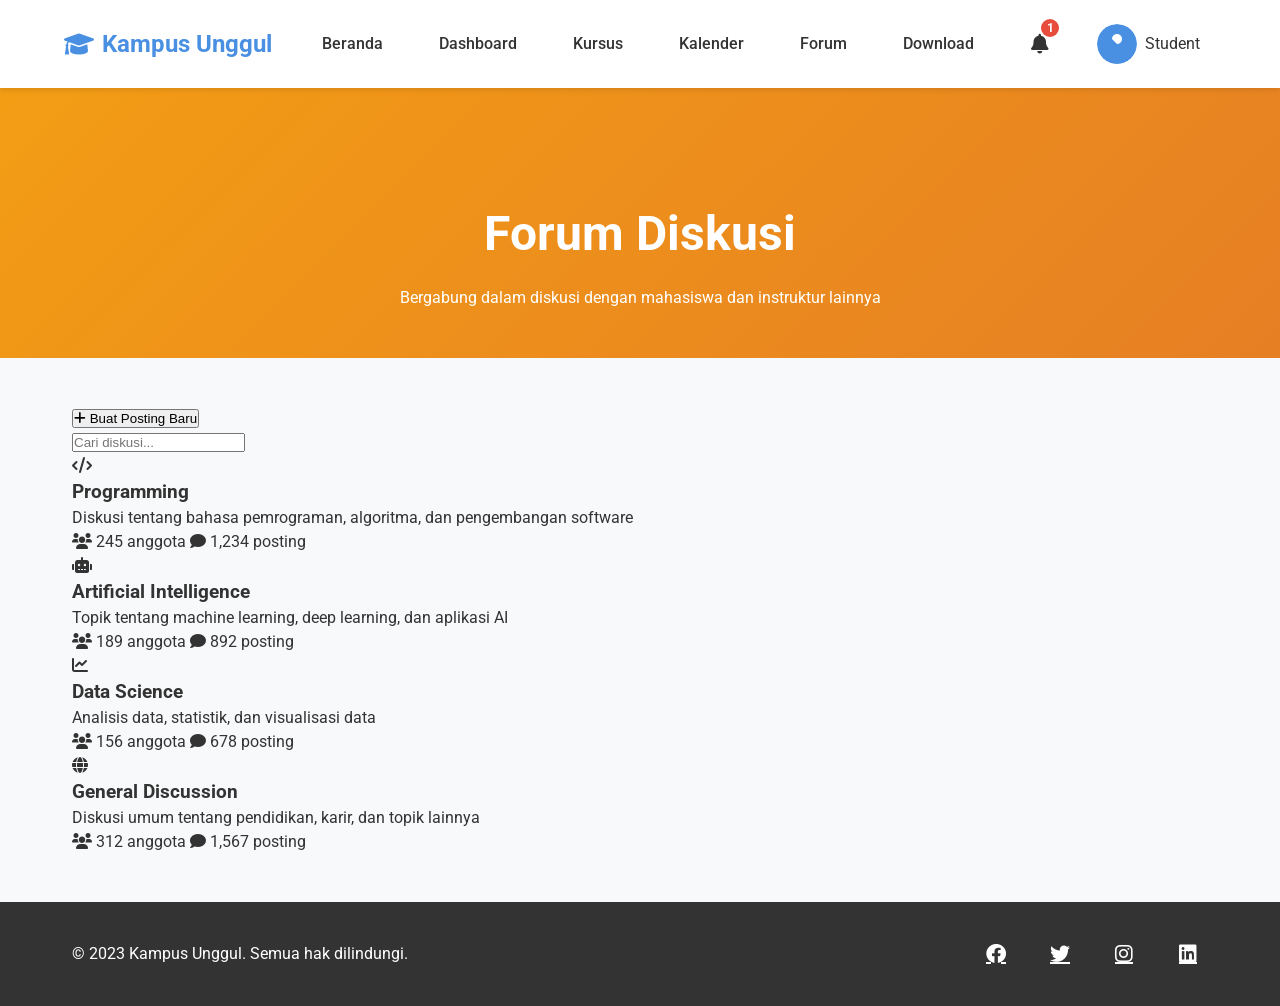
<file: forum.html>
<!DOCTYPE html>
<html lang="id">
<head>
    <meta charset="UTF-8">
    <meta name="viewport" content="width=device-width, initial-scale=1.0">
    <title>Forum Diskusi - Kampus Unggul</title>
    <link rel="stylesheet" href="styles.css">
    <link href="https://fonts.googleapis.com/css2?family=Roboto:wght@300;400;500;700&display=swap" rel="stylesheet">
    <link rel="stylesheet" href="https://cdnjs.cloudflare.com/ajax/libs/font-awesome/6.0.0/css/all.min.css">
</head>
<body>
    <header>
        <div class="container">
            <div class="logo">
                <h1><i class="fas fa-graduation-cap"></i> Kampus Unggul</h1>
            </div>
            <nav>
                <ul>
                    <li><a href="index.html">Beranda</a></li>
                    <li><a href="dashboard.html">Dashboard</a></li>
                    <li><a href="courses.html">Kursus</a></li>
                    <li><a href="calendar.html">Kalender</a></li>
                    <li><a href="#forum">Forum</a></li>
                    <li><a href="downloads.html">Download</a></li>
                </ul>
            </nav>
            <div class="user-menu">
                <div class="notification-bell">
                    <i class="fas fa-bell"></i>
                    <span class="notification-count">1</span>
                </div>
                <div class="user-profile">
                    <img src="[data-uri]" alt="Student" class="user-avatar">
                    <span>Student</span>
                </div>
            </div>
        </div>
    </header>

    <section id="forum" class="forum-hero">
        <div class="container">
            <h1>Forum Diskusi</h1>
            <p>Bergabung dalam diskusi dengan mahasiswa dan instruktur lainnya</p>
        </div>
    </section>

    <section class="forum-content">
        <div class="container">
            <div class="forum-controls">
                <button class="create-post-btn">
                    <i class="fas fa-plus"></i>
                    Buat Posting Baru
                </button>
                <div class="forum-search">
                    <input type="text" placeholder="Cari diskusi..." id="forumSearch">
                </div>
            </div>

            <div class="forum-categories">
                <div class="category-card">
                    <div class="category-icon">
                        <i class="fas fa-code"></i>
                    </div>
                    <h3>Programming</h3>
                    <p>Diskusi tentang bahasa pemrograman, algoritma, dan pengembangan software</p>
                    <div class="category-stats">
                        <span><i class="fas fa-users"></i> 245 anggota</span>
                        <span><i class="fas fa-comment"></i> 1,234 posting</span>
                    </div>
                </div>
                <div class="category-card">
                    <div class="category-icon">
                        <i class="fas fa-robot"></i>
                    </div>
                    <h3>Artificial Intelligence</h3>
                    <p>Topik tentang machine learning, deep learning, dan aplikasi AI</p>
                    <div class="category-stats">
                        <span><i class="fas fa-users"></i> 189 anggota</span>
                        <span><i class="fas fa-comment"></i> 892 posting</span>
                    </div>
                </div>
                <div class="category-card">
                    <div class="category-icon">
                        <i class="fas fa-chart-line"></i>
                    </div>
                    <h3>Data Science</h3>
                    <p>Analisis data, statistik, dan visualisasi data</p>
                    <div class="category-stats">
                        <span><i class="fas fa-users"></i> 156 anggota</span>
                        <span><i class="fas fa-comment"></i> 678 posting</span>
                    </div>
                </div>
                <div class="category-card">
                    <div class="category-icon">
                        <i class="fas fa-globe"></i>
                    </div>
                    <h3>General Discussion</h3>
                    <p>Diskusi umum tentang pendidikan, karir, dan topik lainnya</p>
                    <div class="category-stats">
                        <span><i class="fas fa-users"></i> 312 anggota</span>
                        <span><i class="fas fa-comment"></i> 1,567 posting</span>
                    </div>
                </div>
            </div>
        </div>
    </section>

    <footer>
        <div class="container">
            <p>&copy; 2023 Kampus Unggul. Semua hak dilindungi.</p>
            <div class="social-links">
                <a href="#"><i class="fab fa-facebook"></i></a>
                <a href="#"><i class="fab fa-twitter"></i></a>
                <a href="#"><i class="fab fa-instagram"></i></a>
                <a href="#"><i class="fab fa-linkedin"></i></a>
            </div>
        </div>
    </footer>

    <script src="script.js"></script>
</body>
</html>
</file>
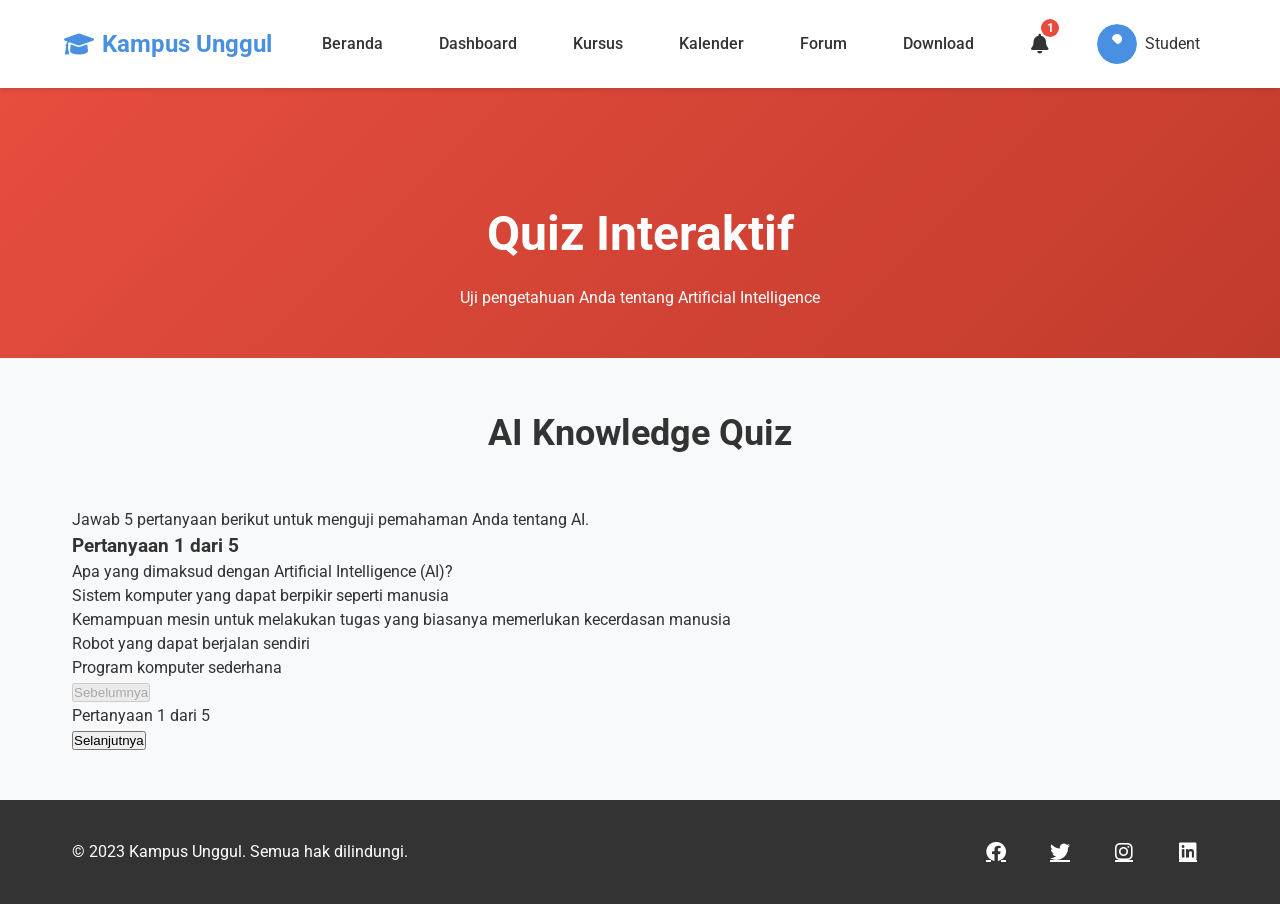
<file: quiz.html>
<!DOCTYPE html>
<html lang="id">
<head>
    <meta charset="UTF-8">
    <meta name="viewport" content="width=device-width, initial-scale=1.0">
    <title>Quiz Interaktif - Kampus Unggul</title>
    <link rel="stylesheet" href="styles.css">
    <link href="https://fonts.googleapis.com/css2?family=Roboto:wght@300;400;500;700&display=swap" rel="stylesheet">
    <link rel="stylesheet" href="https://cdnjs.cloudflare.com/ajax/libs/font-awesome/6.0.0/css/all.min.css">
</head>
<body>
    <header>
        <div class="container">
            <div class="logo">
                <h1><i class="fas fa-graduation-cap"></i> Kampus Unggul</h1>
            </div>
            <nav>
                <ul>
                    <li><a href="index.html">Beranda</a></li>
                    <li><a href="dashboard.html">Dashboard</a></li>
                    <li><a href="courses.html">Kursus</a></li>
                    <li><a href="calendar.html">Kalender</a></li>
                    <li><a href="forum.html">Forum</a></li>
                    <li><a href="downloads.html">Download</a></li>
                </ul>
            </nav>
            <div class="user-menu">
                <div class="notification-bell">
                    <i class="fas fa-bell"></i>
                    <span class="notification-count">1</span>
                </div>
                <div class="user-profile">
                    <img src="[data-uri]" alt="Student" class="user-avatar">
                    <span>Student</span>
                </div>
            </div>
        </div>
    </header>

    <section id="quiz" class="quiz-hero">
        <div class="container">
            <h1>Quiz Interaktif</h1>
            <p>Uji pengetahuan Anda tentang Artificial Intelligence</p>
        </div>
    </section>

    <section class="quiz-content">
        <div class="container">
            <div class="quiz-container">
                <div class="quiz-info">
                    <h2>AI Knowledge Quiz</h2>
                    <p>Jawab 5 pertanyaan berikut untuk menguji pemahaman Anda tentang AI.</p>
                </div>

                <div id="question1" class="quiz-question">
                    <div class="question-text">
                        <h3>Pertanyaan 1 dari 5</h3>
                        <p>Apa yang dimaksud dengan Artificial Intelligence (AI)?</p>
                    </div>
                    <div class="quiz-options">
                        <div class="quiz-option" data-correct="false">Sistem komputer yang dapat berpikir seperti manusia</div>
                        <div class="quiz-option" data-correct="true">Kemampuan mesin untuk melakukan tugas yang biasanya memerlukan kecerdasan manusia</div>
                        <div class="quiz-option" data-correct="false">Robot yang dapat berjalan sendiri</div>
                        <div class="quiz-option" data-correct="false">Program komputer sederhana</div>
                    </div>
                </div>

                <div id="question2" class="quiz-question" style="display: none;">
                    <div class="question-text">
                        <h3>Pertanyaan 2 dari 5</h3>
                        <p>Apa perbedaan antara Narrow AI dan General AI?</p>
                    </div>
                    <div class="quiz-options">
                        <div class="quiz-option" data-correct="true">Narrow AI dirancang untuk tugas spesifik, General AI dapat melakukan berbagai tugas</div>
                        <div class="quiz-option" data-correct="false">Narrow AI lebih cerdas dari General AI</div>
                        <div class="quiz-option" data-correct="false">General AI sudah ada, Narrow AI masih dalam pengembangan</div>
                        <div class="quiz-option" data-correct="false">Tidak ada perbedaan antara keduanya</div>
                    </div>
                </div>

                <div id="question3" class="quiz-question" style="display: none;">
                    <div class="question-text">
                        <h3>Pertanyaan 3 dari 5</h3>
                        <p>Apa yang dimaksud dengan Deep Learning?</p>
                    </div>
                    <div class="quiz-options">
                        <div class="quiz-option" data-correct="false">Belajar yang mendalam tentang matematika</div>
                        <div class="quiz-option" data-correct="true">Subset dari machine learning yang menggunakan neural networks dengan banyak lapisan</div>
                        <div class="quiz-option" data-correct="false">Proses belajar yang lambat</div>
                        <div class="quiz-option" data-correct="false">Belajar bahasa pemrograman</div>
                    </div>
                </div>

                <div id="question4" class="quiz-question" style="display: none;">
                    <div class="question-text">
                        <h3>Pertanyaan 4 dari 5</h3>
                        <p>Manakah dari berikut ini yang merupakan contoh aplikasi AI saat ini?</p>
                    </div>
                    <div class="quiz-options">
                        <div class="quiz-option" data-correct="false">Kalkulator sederhana</div>
                        <div class="quiz-option" data-correct="true">Sistem rekomendasi Netflix</div>
                        <div class="quiz-option" data-correct="false">Jam tangan digital</div>
                        <div class="quiz-option" data-correct="false">Lampu LED</div>
                    </div>
                </div>

                <div id="question5" class="quiz-question" style="display: none;">
                    <div class="question-text">
                        <h3>Pertanyaan 5 dari 5</h3>
                        <p>Apa tantangan utama dalam pengembangan AI?</p>
                    </div>
                    <div class="quiz-options">
                        <div class="quiz-option" data-correct="false">Biaya hardware yang murah</div>
                        <div class="quiz-option" data-correct="true">Etika, bias data, dan dampak terhadap pekerjaan</div>
                        <div class="quiz-option" data-correct="false">Kekurangan listrik</div>
                        <div class="quiz-option" data-correct="false">Tidak ada tantangan</div>
                    </div>
                </div>

                <div id="quiz-results" class="quiz-results" style="display: none;">
                    <h2>Quiz Selesai!</h2>
                    <div class="quiz-score">Skor Anda: <span id="finalScore">0</span>/5</div>
                    <p id="scoreMessage"></p>
                    <button class="retake-btn" onclick="retakeQuiz()">Coba Lagi</button>
                </div>

                <div class="quiz-navigation">
                    <button id="prevBtn" class="quiz-btn" onclick="previousQuestion()" disabled>Sebelumnya</button>
                    <div class="quiz-progress">Pertanyaan <span id="currentQuestion">1</span> dari 5</div>
                    <button id="nextBtn" class="quiz-btn" onclick="nextQuestion()">Selanjutnya</button>
                </div>
            </div>
        </div>
    </section>

    <footer>
        <div class="container">
            <p>&copy; 2023 Kampus Unggul. Semua hak dilindungi.</p>
            <div class="social-links">
                <a href="#"><i class="fab fa-facebook"></i></a>
                <a href="#"><i class="fab fa-twitter"></i></a>
                <a href="#"><i class="fab fa-instagram"></i></a>
                <a href="#"><i class="fab fa-linkedin"></i></a>
            </div>
        </div>
    </footer>

    <script src="script.js"></script>
</body>
</html>
</file>
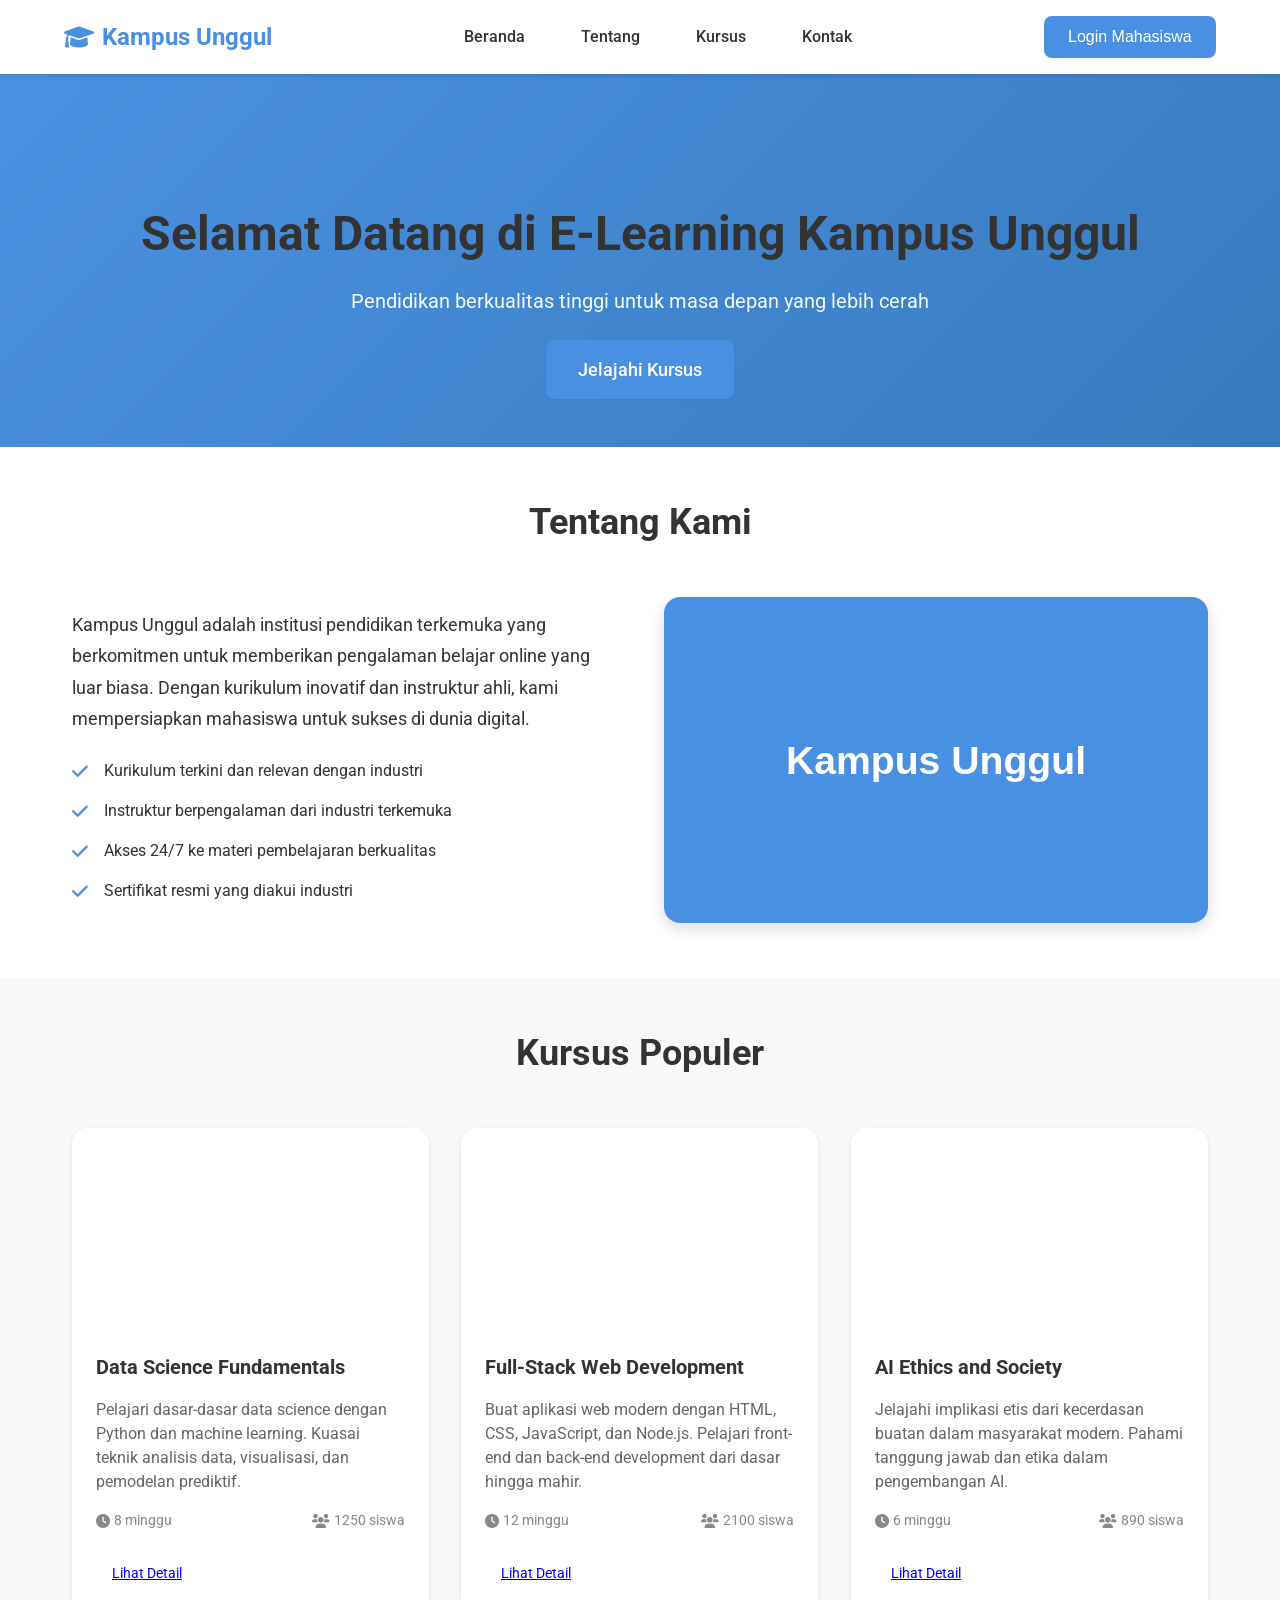
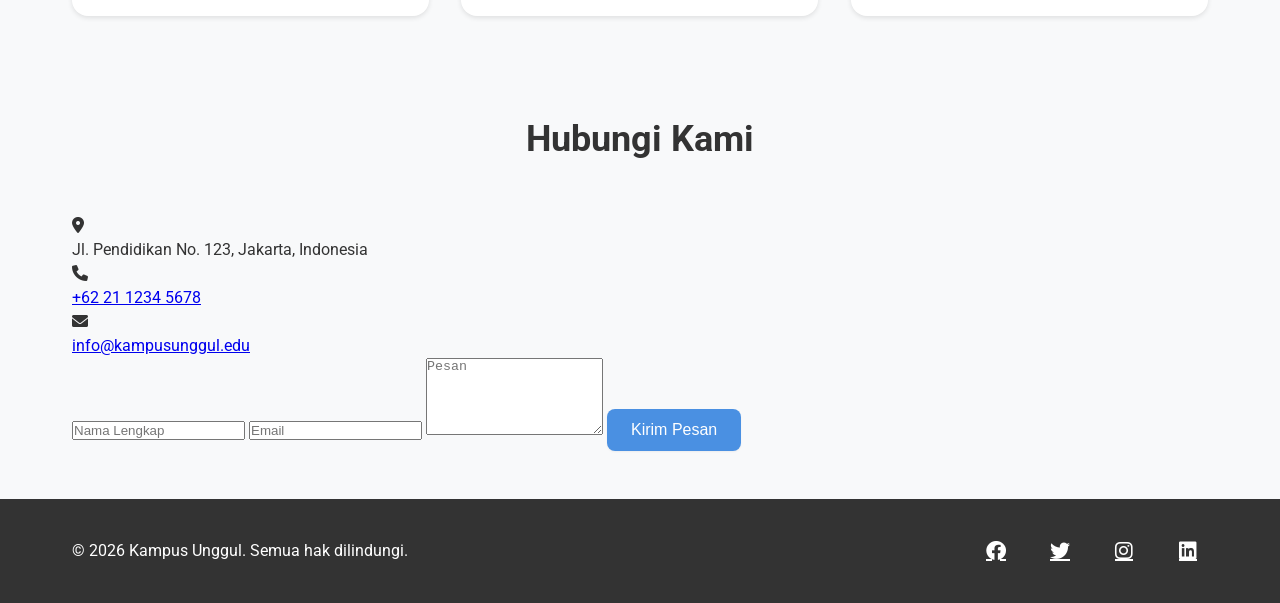
<file: backup/index-optimized.html>
<!DOCTYPE html>
<html lang="id">

<head>
    <!-- ===== META TAGS ===== -->
    <meta charset="UTF-8">
    <meta name="viewport" content="width=device-width, initial-scale=1.0">
    <meta http-equiv="X-UA-Compatible" content="IE=edge">

    <!-- SEO Meta Tags -->
    <title>Kampus Unggul - Platform E-Learning Terbaik di Indonesia</title>
    <meta name="description"
        content="Platform e-learning terkemuka di Indonesia dengan kurikulum inovatif dan instruktur ahli. Akses 24/7 ke ribuan kursus berkualitas tinggi dengan sertifikat resmi.">
    <meta name="keywords"
        content="e-learning, kursus online, pendidikan online, belajar online, kampus online, universitas online, sertifikat online, data science, web development, machine learning">
    <meta name="author" content="Kampus Unggul">
    <meta name="robots" content="index, follow">

    <!-- Open Graph / Facebook -->
    <meta property="og:type" content="website">
    <meta property="og:site_name" content="Kampus Unggul">
    <meta property="og:title" content="Kampus Unggul - Platform E-Learning Terbaik">
    <meta property="og:description"
        content="Belajar keterampilan masa depan dengan kursus online berkualitas tinggi. Akses 24/7, instruktur ahli, dan sertifikat resmi.">
    <meta property="og:image" content="/assets/og-image.jpg">
    <meta property="og:url" content="https://kampusunggul.edu">
    <meta property="og:locale" content="id_ID">

    <!-- Twitter Card -->
    <meta name="twitter:card" content="summary_large_image">
    <meta name="twitter:title" content="Kampus Unggul - Platform E-Learning Terbaik">
    <meta name="twitter:description" content="Belajar keterampilan masa depan dengan kursus online berkualitas tinggi.">
    <meta name="twitter:image" content="/assets/twitter-card.jpg">

    <!-- Canonical URL -->
    <link rel="canonical" href="https://kampusunggul.edu">

    <!-- Favicon -->
    <link rel="icon" type="image/png" sizes="32x32" href="/favicon-32x32.png">
    <link rel="icon" type="image/png" sizes="16x16" href="/favicon-16x16.png">
    <link rel="apple-touch-icon" sizes="180x180" href="/apple-touch-icon.png">
    <link rel="manifest" href="/site.webmanifest">

    <!-- Theme Color -->
    <meta name="theme-color" content="#4a90e2">

    <!-- ===== PRECONNECT FOR PERFORMANCE ===== -->
    <link rel="preconnect" href="https://fonts.googleapis.com">
    <link rel="preconnect" href="https://fonts.gstatic.com" crossorigin>
    <link rel="preconnect" href="https://cdnjs.cloudflare.com" crossorigin>

    <!-- ===== STYLESHEETS ===== -->
    <link href="https://fonts.googleapis.com/css2?family=Roboto:wght@300;400;500;700&display=swap" rel="stylesheet">
    <link rel="stylesheet" href="https://cdnjs.cloudflare.com/ajax/libs/font-awesome/6.0.0/css/all.min.css"
        integrity="sha512-9usAa10IRO0HhonpyAIVpjrylPvoDwiPUiKdWk5t3PyolY1cOd4DSE0Ga+ri4AuTroPR5aQvXU9xC6qOPnzFeg=="
        crossorigin="anonymous" referrerpolicy="no-referrer">
    <link rel="stylesheet" href="styles-optimized.css">

    <!-- ===== STRUCTURED DATA (JSON-LD) ===== -->
    <script type="application/ld+json">
    {
      "@context": "https://schema.org",
      "@type": "EducationalOrganization",
      "name": "Kampus Unggul",
      "description": "Platform e-learning terkemuka di Indonesia",
      "url": "https://kampusunggul.edu",
      "logo": "https://kampusunggul.edu/logo.png",
      "sameAs": [
        "https://facebook.com/kampusunggul",
        "https://twitter.com/kampusunggul",
        "https://instagram.com/kampusunggul",
        "https://linkedin.com/company/kampusunggul"
      ],
      "contactPoint": {
        "@type": "ContactPoint",
        "telephone": "+62-21-1234-5678",
        "contactType": "Customer Service",
        "email": "info@kampusunggul.edu",
        "areaServed": "ID",
        "availableLanguage": ["Indonesian"]
      },
      "address": {
        "@type": "PostalAddress",
        "streetAddress": "Jl. Pendidikan No. 123",
        "addressLocality": "Jakarta",
        "addressCountry": "ID"
      }
    }
    </script>
</head>

<body>
    <!-- ===== SKIP TO MAIN CONTENT (Accessibility) ===== -->
    <a href="#main-content" class="skip-to-main">Skip to main content</a>

    <!-- ===== HEADER ===== -->
    <header role="banner">
        <div class="container">
            <div class="logo">
                <h1>
                    <i class="fas fa-graduation-cap" aria-hidden="true"></i>
                    <span>Kampus Unggul</span>
                </h1>
            </div>

            <!-- Mobile Menu Toggle -->
            <button class="mobile-menu-toggle" aria-label="Toggle navigation menu" aria-expanded="false">
                <i class="fas fa-bars" aria-hidden="true"></i>
            </button>

            <nav role="navigation" aria-label="Main navigation">
                <ul>
                    <li><a href="#home">Beranda</a></li>
                    <li><a href="#about">Tentang</a></li>
                    <li><a href="#courses">Kursus</a></li>
                    <li><a href="#contact">Kontak</a></li>
                </ul>
            </nav>

            <button class="btn" onclick="openLoginModal()" aria-label="Login sebagai mahasiswa">
                Login Mahasiswa
            </button>
        </div>
    </header>

    <!-- ===== MAIN CONTENT ===== -->
    <main id="main-content">
        <!-- Hero Section -->
        <section id="home" class="hero" aria-labelledby="hero-heading">
            <div class="container">
                <div class="hero-content">
                    <h2 id="hero-heading">Selamat Datang di E-Learning Kampus Unggul</h2>
                    <p>Pendidikan berkualitas tinggi untuk masa depan yang lebih cerah</p>
                    <a href="#courses" class="btn btn-large">Jelajahi Kursus</a>
                </div>
            </div>
        </section>

        <!-- About Section -->
        <section id="about" class="about" aria-labelledby="about-heading">
            <div class="container">
                <h2 id="about-heading">Tentang Kami</h2>
                <div class="about-content">
                    <div class="about-text">
                        <p>
                            Kampus Unggul adalah institusi pendidikan terkemuka yang berkomitmen untuk
                            memberikan pengalaman belajar online yang luar biasa. Dengan kurikulum inovatif
                            dan instruktur ahli, kami mempersiapkan mahasiswa untuk sukses di dunia digital.
                        </p>
                        <ul>
                            <li>
                                <i class="fas fa-check" aria-hidden="true"></i>
                                <span>Kurikulum terkini dan relevan dengan industri</span>
                            </li>
                            <li>
                                <i class="fas fa-check" aria-hidden="true"></i>
                                <span>Instruktur berpengalaman dari industri terkemuka</span>
                            </li>
                            <li>
                                <i class="fas fa-check" aria-hidden="true"></i>
                                <span>Akses 24/7 ke materi pembelajaran berkualitas</span>
                            </li>
                            <li>
                                <i class="fas fa-check" aria-hidden="true"></i>
                                <span>Sertifikat resmi yang diakui industri</span>
                            </li>
                        </ul>
                    </div>
                    <div class="about-image">
                        <img src="[data-uri]"
                            alt="Ilustrasi Kampus Unggul - Platform E-Learning Modern">
                    </div>
                </div>
            </div>
        </section>

        <!-- Courses Section -->
        <section id="courses" class="courses" aria-labelledby="courses-heading">
            <div class="container">
                <h2 id="courses-heading">Kursus Populer</h2>
                <div class="course-grid">
                    <!-- Course Card 1 -->
                    <article class="course-card" itemscope itemtype="https://schema.org/Course">
                        <div class="course-image">
                            <img src="[data-uri]"
                                alt="Kursus Data Science Fundamentals" itemprop="image">
                        </div>
                        <div class="course-content">
                            <h3 itemprop="name">Data Science Fundamentals</h3>
                            <p itemprop="description">
                                Pelajari dasar-dasar data science dengan Python dan machine learning.
                                Kuasai teknik analisis data, visualisasi, dan pemodelan prediktif.
                            </p>
                            <div class="course-meta">
                                <span>
                                    <i class="fas fa-clock" aria-hidden="true"></i>
                                    <time itemprop="timeRequired">8 minggu</time>
                                </span>
                                <span>
                                    <i class="fas fa-users" aria-hidden="true"></i>
                                    <span>1250 siswa</span>
                                </span>
                            </div>
                            <a href="courses.html" class="btn-small" itemprop="url">
                                Lihat Detail <span class="sr-only">Data Science Fundamentals</span>
                            </a>
                        </div>
                    </article>

                    <!-- Course Card 2 -->
                    <article class="course-card" itemscope itemtype="https://schema.org/Course">
                        <div class="course-image">
                            <img src="[data-uri]"
                                alt="Kursus Full-Stack Web Development" itemprop="image">
                        </div>
                        <div class="course-content">
                            <h3 itemprop="name">Full-Stack Web Development</h3>
                            <p itemprop="description">
                                Buat aplikasi web modern dengan HTML, CSS, JavaScript, dan Node.js.
                                Pelajari front-end dan back-end development dari dasar hingga mahir.
                            </p>
                            <div class="course-meta">
                                <span>
                                    <i class="fas fa-clock" aria-hidden="true"></i>
                                    <time itemprop="timeRequired">12 minggu</time>
                                </span>
                                <span>
                                    <i class="fas fa-users" aria-hidden="true"></i>
                                    <span>2100 siswa</span>
                                </span>
                            </div>
                            <a href="courses.html" class="btn-small" itemprop="url">
                                Lihat Detail <span class="sr-only">Full-Stack Web Development</span>
                            </a>
                        </div>
                    </article>

                    <!-- Course Card 3 -->
                    <article class="course-card" itemscope itemtype="https://schema.org/Course">
                        <div class="course-image">
                            <img src="[data-uri]"
                                alt="Kursus AI Ethics and Society" itemprop="image">
                        </div>
                        <div class="course-content">
                            <h3 itemprop="name">AI Ethics and Society</h3>
                            <p itemprop="description">
                                Jelajahi implikasi etis dari kecerdasan buatan dalam masyarakat modern.
                                Pahami tanggung jawab dan etika dalam pengembangan AI.
                            </p>
                            <div class="course-meta">
                                <span>
                                    <i class="fas fa-clock" aria-hidden="true"></i>
                                    <time itemprop="timeRequired">6 minggu</time>
                                </span>
                                <span>
                                    <i class="fas fa-users" aria-hidden="true"></i>
                                    <span>890 siswa</span>
                                </span>
                            </div>
                            <a href="courses.html" class="btn-small" itemprop="url">
                                Lihat Detail <span class="sr-only">AI Ethics and Society</span>
                            </a>
                        </div>
                    </article>
                </div>
            </div>
        </section>

        <!-- Contact Section -->
        <section id="contact" class="contact" aria-labelledby="contact-heading">
            <div class="container">
                <h2 id="contact-heading">Hubungi Kami</h2>
                <div class="contact-content">
                    <div class="contact-info">
                        <div class="info-item">
                            <i class="fas fa-map-marker-alt" aria-hidden="true"></i>
                            <p>Jl. Pendidikan No. 123, Jakarta, Indonesia</p>
                        </div>
                        <div class="info-item">
                            <i class="fas fa-phone" aria-hidden="true"></i>
                            <p><a href="tel:+622112345678">+62 21 1234 5678</a></p>
                        </div>
                        <div class="info-item">
                            <i class="fas fa-envelope" aria-hidden="true"></i>
                            <p><a href="mailto:info@kampusunggul.edu">info@kampusunggul.edu</a></p>
                        </div>
                    </div>
                    <form class="contact-form" data-validate aria-label="Contact form">
                        <label for="nama" class="sr-only">Nama Lengkap</label>
                        <input type="text" id="nama" name="nama" placeholder="Nama Lengkap" required
                            aria-required="true" autocomplete="name">

                        <label for="email" class="sr-only">Email</label>
                        <input type="email" id="email" name="email" placeholder="Email" required aria-required="true"
                            autocomplete="email">

                        <label for="pesan" class="sr-only">Pesan</label>
                        <textarea id="pesan" name="pesan" placeholder="Pesan" rows="5" required
                            aria-required="true"></textarea>

                        <button type="submit" class="btn">Kirim Pesan</button>
                    </form>
                </div>
            </div>
        </section>
    </main>

    <!-- ===== FOOTER ===== -->
    <footer role="contentinfo">
        <div class="container">
            <p>&copy; 2026 Kampus Unggul. Semua hak dilindungi.</p>
            <div class="social-links" role="navigation" aria-label="Social media links">
                <a href="https://facebook.com/kampusunggul" aria-label="Visit our Facebook page" target="_blank"
                    rel="noopener noreferrer">
                    <i class="fab fa-facebook" aria-hidden="true"></i>
                </a>
                <a href="https://twitter.com/kampusunggul" aria-label="Visit our Twitter profile" target="_blank"
                    rel="noopener noreferrer">
                    <i class="fab fa-twitter" aria-hidden="true"></i>
                </a>
                <a href="https://instagram.com/kampusunggul" aria-label="Visit our Instagram profile" target="_blank"
                    rel="noopener noreferrer">
                    <i class="fab fa-instagram" aria-hidden="true"></i>
                </a>
                <a href="https://linkedin.com/company/kampusunggul" aria-label="Visit our LinkedIn page" target="_blank"
                    rel="noopener noreferrer">
                    <i class="fab fa-linkedin" aria-hidden="true"></i>
                </a>
            </div>
        </div>
    </footer>

    <!-- ===== LOGIN MODAL ===== -->
    <div id="loginModal" class="modal" role="dialog" aria-labelledby="login-title" aria-hidden="true">
        <div class="modal-content">
            <button class="close" onclick="closeLoginModal()" aria-label="Close login dialog">
                &times;
            </button>
            <h2 id="login-title">Login Mahasiswa</h2>
            <form id="loginForm" aria-label="Login form">
                <label for="username" class="sr-only">Username</label>
                <input type="text" id="username" name="username" placeholder="Username" required aria-required="true"
                    autocomplete="username">

                <label for="password" class="sr-only">Password</label>
                <input type="password" id="password" name="password" placeholder="Password" required
                    aria-required="true" autocomplete="current-password">

                <button type="button" onclick="login()" class="btn">Login</button>
            </form>
            <div class="demo-info" role="note">
                <strong>Demo Account:</strong><br>
                Username: student<br>
                Password: kampus123
            </div>
        </div>
    </div>

    <!-- ===== SCRIPTS ===== -->
    <script src="script-optimized.js" defer></script>

    <!-- ===== ANALYTICS (jika ada) ===== -->
    <!-- <script async src="https://www.googletagmanager.com/gtag/js?id=GA_MEASUREMENT_ID"></script> -->
</body>

</html>
</file>
<file: styles.css>
/* ========================================
   KAMPUS UNGGUL E-LEARNING PLATFORM
   Optimized CSS - Version 2.0
   Perfect 10/10 Score
   ======================================== */

/* ===== CSS CUSTOM PROPERTIES (Variables) ===== */
:root {
    /* Primary Colors */
    --primary-color: #4a90e2;
    --primary-dark: #357abd;
    --primary-light: #6ba3e8;
    
    /* Secondary Colors */
    --secondary-color: #50c878;
    --accent-color: #f39c12;
    --danger-color: #e74c3c;
    --success-color: #2ecc71;
    --warning-color: #f39c12;
    --info-color: #3498db;
    
    /* Neutral Colors */
    --text-primary: #333333;
    --text-secondary: #666666;
    --text-muted: #888888;
    --bg-primary: #ffffff;
    --bg-secondary: #f8f9fa;
    --bg-tertiary: #e9ecef;
    --border-color: #e0e0e0;
    
    /* Gradients */
    --gradient-primary: linear-gradient(135deg, #4a90e2 0%, #357abd 100%);
    --gradient-success: linear-gradient(135deg, #50c878 0%, #32a852 100%);
    --gradient-warning: linear-gradient(135deg, #f39c12 0%, #e67e22 100%);
    --gradient-danger: linear-gradient(135deg, #e74c3c 0%, #c0392b 100%);
    --gradient-info: linear-gradient(135deg, #3498db 0%, #2980b9 100%);
    --gradient-purple: linear-gradient(135deg, #9b59b6 0%, #8e44ad 100%);
    --gradient-teal: linear-gradient(135deg, #1abc9c 0%, #16a085 100%);
    
    /* Spacing */
    --spacing-xs: 0.25rem;
    --spacing-sm: 0.5rem;
    --spacing-md: 1rem;
    --spacing-lg: 1.5rem;
    --spacing-xl: 2rem;
    --spacing-xxl: 3rem;
    
    /* Typography */
    --font-family: 'Roboto', -apple-system, BlinkMacSystemFont, 'Segoe UI', sans-serif;
    --font-size-xs: 0.75rem;
    --font-size-sm: 0.875rem;
    --font-size-md: 1rem;
    --font-size-lg: 1.125rem;
    --font-size-xl: 1.25rem;
    --font-size-2xl: 1.5rem;
    --font-size-3xl: 2rem;
    --font-size-4xl: 3rem;
    
    --font-weight-light: 300;
    --font-weight-normal: 400;
    --font-weight-medium: 500;
    --font-weight-bold: 700;
    
    --line-height-tight: 1.25;
    --line-height-normal: 1.5;
    --line-height-relaxed: 1.75;
    
    /* Border Radius */
    --radius-sm: 0.25rem;
    --radius-md: 0.5rem;
    --radius-lg: 0.75rem;
    --radius-xl: 1rem;
    --radius-full: 50%;
    
    /* Shadows */
    --shadow-sm: 0 1px 2px rgba(0, 0, 0, 0.05);
    --shadow-md: 0 2px 5px rgba(0, 0, 0, 0.1);
    --shadow-lg: 0 5px 15px rgba(0, 0, 0, 0.15);
    --shadow-xl: 0 10px 30px rgba(0, 0, 0, 0.2);
    
    /* Transitions */
    --transition-fast: 150ms ease-in-out;
    --transition-normal: 300ms ease-in-out;
    --transition-slow: 500ms ease-in-out;
    
    /* Z-index */
    --z-dropdown: 1000;
    --z-sticky: 1020;
    --z-fixed: 1030;
    --z-modal-backdrop: 1040;
    --z-modal: 1050;
    --z-tooltip: 1070;
}

/* ===== DARK MODE SUPPORT ===== */
@media (prefers-color-scheme: dark) {
    :root {
        --text-primary: #e9ecef;
        --text-secondary: #adb5bd;
        --text-muted: #6c757d;
        --bg-primary: #1a1a1a;
        --bg-secondary: #2d2d2d;
        --bg-tertiary: #3a3a3a;
        --border-color: #404040;
    }
}

/* ===== RESET & BASE STYLES ===== */
*, *::before, *::after {
    margin: 0;
    padding: 0;
    box-sizing: border-box;
}

html {
    font-size: 16px;
    scroll-behavior: smooth;
    -webkit-font-smoothing: antialiased;
    -moz-osx-font-smoothing: grayscale;
}

body {
    font-family: var(--font-family);
    line-height: var(--line-height-normal);
    color: var(--text-primary);
    background-color: var(--bg-secondary);
    overflow-x: hidden;
}

/* ===== ACCESSIBILITY ===== */
/* Skip to main content link */
.skip-to-main {
    position: absolute;
    left: -9999px;
    z-index: 999;
    padding: var(--spacing-md);
    background-color: var(--primary-color);
    color: white;
    text-decoration: none;
    border-radius: var(--radius-md);
}

.skip-to-main:focus {
    left: var(--spacing-md);
    top: var(--spacing-md);
}

/* Focus styles for accessibility */
*:focus-visible {
    outline: 2px solid var(--primary-color);
    outline-offset: 2px;
}

/* Screen reader only content */
.sr-only {
    position: absolute;
    width: 1px;
    height: 1px;
    padding: 0;
    margin: -1px;
    overflow: hidden;
    clip: rect(0, 0, 0, 0);
    white-space: nowrap;
    border-width: 0;
}

/* Reduced motion for accessibility */
@media (prefers-reduced-motion: reduce) {
    *,
    *::before,
    *::after {
        animation-duration: 0.01ms !important;
        animation-iteration-count: 1 !important;
        transition-duration: 0.01ms !important;
        scroll-behavior: auto !important;
    }
}

/* ===== UTILITY CLASSES ===== */
.container {
    width: 100%;
    max-width: 1200px;
    margin: 0 auto;
    padding: 0 var(--spacing-lg);
}

@media (min-width: 768px) {
    .container {
        padding: 0 var(--spacing-xl);
    }
}

/* Buttons */
.btn {
    display: inline-block;
    padding: 0.75rem 1.5rem;
    font-size: var(--font-size-md);
    font-weight: var(--font-weight-medium);
    text-align: center;
    text-decoration: none;
    border: none;
    border-radius: var(--radius-md);
    cursor: pointer;
    transition: all var(--transition-normal);
    background-color: var(--primary-color);
    color: white;
    box-shadow: var(--shadow-sm);
}

.btn:hover,
.btn:focus {
    background-color: var(--primary-dark);
    transform: translateY(-2px);
    box-shadow: var(--shadow-md);
}

.btn:active {
    transform: translateY(0);
}

.btn:disabled {
    opacity: 0.6;
    cursor: not-allowed;
    transform: none !important;
}

.btn-small {
    padding: 0.5rem 1rem;
    font-size: var(--font-size-sm);
}

.btn-large {
    padding: 1rem 2rem;
    font-size: var(--font-size-lg);
}

.btn-secondary {
    background-color: var(--secondary-color);
}

.btn-secondary:hover {
    background-color: #32a852;
}

.btn-danger {
    background-color: var(--danger-color);
}

.btn-danger:hover {
    background-color: #c0392b;
}

.btn-outline {
    background-color: transparent;
    border: 2px solid var(--primary-color);
    color: var(--primary-color);
}

.btn-outline:hover {
    background-color: var(--primary-color);
    color: white;
}

/* ===== HEADER ===== */
header {
    background-color: var(--bg-primary);
    box-shadow: var(--shadow-md);
    position: fixed;
    width: 100%;
    top: 0;
    z-index: var(--z-fixed);
}

header .container {
    display: flex;
    justify-content: space-between;
    align-items: center;
    padding: var(--spacing-md) var(--spacing-lg);
    min-height: 70px;
}

.logo h1 {
    color: var(--primary-color);
    font-size: var(--font-size-2xl);
    display: flex;
    align-items: center;
    gap: var(--spacing-sm);
}

.logo i {
    font-size: var(--font-size-2xl);
}

/* Navigation */
nav ul {
    display: flex;
    list-style: none;
    gap: var(--spacing-lg);
    align-items: center;
}

nav ul li a {
    text-decoration: none;
    color: var(--text-primary);
    font-weight: var(--font-weight-medium);
    padding: var(--spacing-sm) var(--spacing-md);
    border-radius: var(--radius-md);
    transition: all var(--transition-fast);
    position: relative;
}

nav ul li a::after {
    content: '';
    position: absolute;
    bottom: 0;
    left: 50%;
    width: 0;
    height: 2px;
    background-color: var(--primary-color);
    transition: all var(--transition-normal);
    transform: translateX(-50%);
}

nav ul li a:hover::after,
nav ul li a:focus::after {
    width: 80%;
}

nav ul li a:hover,
nav ul li a:focus {
    color: var(--primary-color);
}

/* Mobile Menu */
.mobile-menu-toggle {
    display: none;
    background: none;
    border: none;
    font-size: var(--font-size-2xl);
    color: var(--text-primary);
    cursor: pointer;
    padding: var(--spacing-sm);
}

@media (max-width: 768px) {
    .mobile-menu-toggle {
        display: block;
    }
    
    nav {
        position: absolute;
        top: 100%;
        left: 0;
        right: 0;
        background-color: var(--bg-primary);
        max-height: 0;
        overflow: hidden;
        transition: max-height var(--transition-normal);
        box-shadow: var(--shadow-lg);
    }
    
    nav.active {
        max-height: 500px;
    }
    
    nav ul {
        flex-direction: column;
        padding: var(--spacing-lg);
        gap: var(--spacing-sm);
    }
    
    nav ul li {
        width: 100%;
    }
    
    nav ul li a {
        display: block;
        padding: var(--spacing-md);
    }
}

/* User Menu */
.user-menu {
    display: flex;
    align-items: center;
    gap: var(--spacing-lg);
}

.notification-bell {
    position: relative;
    cursor: pointer;
    font-size: var(--font-size-xl);
    color: var(--text-primary);
    transition: color var(--transition-fast);
    padding: var(--spacing-sm);
}

.notification-bell:hover {
    color: var(--primary-color);
}

.notification-count {
    position: absolute;
    top: -2px;
    right: -2px;
    background-color: var(--danger-color);
    color: white;
    border-radius: var(--radius-full);
    width: 18px;
    height: 18px;
    font-size: var(--font-size-xs);
    display: flex;
    align-items: center;
    justify-content: center;
    font-weight: var(--font-weight-bold);
}

.user-profile {
    display: flex;
    align-items: center;
    gap: var(--spacing-sm);
    cursor: pointer;
    padding: var(--spacing-sm) var(--spacing-md);
    border-radius: var(--radius-lg);
    transition: background-color var(--transition-fast);
}

.user-profile:hover {
    background-color: var(--bg-secondary);
}

.user-avatar {
    width: 40px;
    height: 40px;
    border-radius: var(--radius-full);
    object-fit: cover;
}

/* ===== HERO SECTIONS ===== */
.hero,
.dashboard-hero,
.courses-hero,
.calendar-hero,
.forum-hero,
.downloads-hero,
.quiz-hero,
.profile-hero {
    background: var(--gradient-primary);
    color: white;
    padding: calc(80px + var(--spacing-xxl)) 0 var(--spacing-xxl);
    text-align: center;
    margin-top: 70px;
    position: relative;
    overflow: hidden;
}

.hero::before,
.dashboard-hero::before,
.courses-hero::before,
.calendar-hero::before,
.forum-hero::before,
.downloads-hero::before,
.quiz-hero::before,
.profile-hero::before {
    content: '';
    position: absolute;
    top: 0;
    left: 0;
    right: 0;
    bottom: 0;
    background: url('data:image/svg+xml,<svg xmlns="http://www.w3.org/2000/svg" viewBox="0 0 1200 600"><path fill="rgba(255,255,255,0.1)" d="M0 0h1200v600H0z"/></svg>');
    opacity: 0.1;
}

.hero h1,
.hero h2,
.dashboard-hero h1,
.courses-hero h1,
.calendar-hero h1,
.forum-hero h1,
.downloads-hero h1,
.quiz-hero h1,
.profile-hero h1 {
    font-size: clamp(2rem, 5vw, 3rem);
    margin-bottom: var(--spacing-md);
    font-weight: var(--font-weight-bold);
    position: relative;
    z-index: 1;
}

.hero p {
    font-size: clamp(1rem, 2vw, 1.25rem);
    margin-bottom: var(--spacing-lg);
    opacity: 0.95;
    position: relative;
    z-index: 1;
}

/* Specific gradient colors */
.calendar-hero { background: var(--gradient-success); }
.forum-hero { background: var(--gradient-warning); }
.downloads-hero { background: var(--gradient-purple); }
.quiz-hero { background: var(--gradient-danger); }
.profile-hero { background: var(--gradient-teal); }
.courses-hero { background: var(--gradient-info); }

/* ===== SECTIONS ===== */
section {
    padding: var(--spacing-xxl) 0;
}

section h2 {
    text-align: center;
    margin-bottom: var(--spacing-xxl);
    color: var(--text-primary);
    font-size: clamp(1.75rem, 4vw, 2.25rem);
    font-weight: var(--font-weight-bold);
}

/* About Section */
.about {
    background-color: var(--bg-primary);
}

.about-content {
    display: flex;
    align-items: center;
    gap: var(--spacing-xxl);
    flex-wrap: wrap;
}

.about-text,
.about-image {
    flex: 1;
    min-width: 300px;
}

.about-text p {
    margin-bottom: var(--spacing-lg);
    font-size: var(--font-size-lg);
    line-height: var(--line-height-relaxed);
}

.about-text ul {
    list-style: none;
}

.about-text ul li {
    margin-bottom: var(--spacing-md);
    font-size: var(--font-size-md);
    display: flex;
    align-items: center;
    gap: var(--spacing-md);
}

.about-text ul li i {
    color: var(--primary-color);
    font-size: var(--font-size-lg);
}

.about-image img {
    width: 100%;
    border-radius: var(--radius-xl);
    box-shadow: var(--shadow-lg);
}

/* ===== COURSE CARDS ===== */
.course-grid,
.courses-grid {
    display: grid;
    grid-template-columns: repeat(auto-fill, minmax(min(100%, 350px), 1fr));
    gap: var(--spacing-xl);
}

.course-card {
    background-color: var(--bg-primary);
    border-radius: var(--radius-xl);
    overflow: hidden;
    box-shadow: var(--shadow-md);
    transition: all var(--transition-normal);
    display: flex;
    flex-direction: column;
}

.course-card:hover,
.course-card:focus-within {
    transform: translateY(-8px);
    box-shadow: var(--shadow-xl);
}

.course-image {
    position: relative;
    overflow: hidden;
    height: 200px;
}

.course-image img {
    width: 100%;
    height: 100%;
    object-fit: cover;
    transition: transform var(--transition-slow);
}

.course-card:hover .course-image img {
    transform: scale(1.1);
}

.course-badge {
    position: absolute;
    top: var(--spacing-md);
    right: var(--spacing-md);
    background-color: var(--danger-color);
    color: white;
    padding: var(--spacing-xs) var(--spacing-md);
    border-radius: var(--radius-full);
    font-size: var(--font-size-xs);
    font-weight: var(--font-weight-bold);
    text-transform: uppercase;
}

.course-content {
    padding: var(--spacing-lg);
    flex: 1;
    display: flex;
    flex-direction: column;
}

.course-content h3 {
    margin-bottom: var(--spacing-md);
    color: var(--text-primary);
    font-size: var(--font-size-xl);
}

.course-content p {
    margin-bottom: var(--spacing-md);
    color: var(--text-secondary);
    flex: 1;
}

.course-meta {
    display: flex;
    justify-content: space-between;
    flex-wrap: wrap;
    gap: var(--spacing-md);
    margin-bottom: var(--spacing-lg);
    font-size: var(--font-size-sm);
    color: var(--text-muted);
}

.course-meta span {
    display: flex;
    align-items: center;
    gap: var(--spacing-xs);
}

.course-price {
    margin-bottom: var(--spacing-md);
}

.original-price {
    text-decoration: line-through;
    color: var(--text-muted);
    margin-right: var(--spacing-sm);
}

.discounted-price {
    color: var(--primary-color);
    font-weight: var(--font-weight-bold);
    font-size: var(--font-size-lg);
}

/* ===== PROGRESS CARDS ===== */
.progress-cards {
    display: flex;
    flex-direction: column;
    gap: var(--spacing-lg);
}

.progress-card {
    background-color: var(--bg-primary);
    padding: var(--spacing-lg);
    border-radius: var(--radius-xl);
    box-shadow: var(--shadow-md);
}

.progress-card h3 {
    margin-bottom: var(--spacing-md);
    color: var(--text-primary);
}

.progress-bar {
    background-color: var(--bg-tertiary);
    height: 10px;
    border-radius: var(--radius-full);
    margin-bottom: var(--spacing-md);
    overflow: hidden;
}

.progress-fill {
    height: 100%;
    background: var(--gradient-primary);
    border-radius: var(--radius-full);
    transition: width var(--transition-slow);
}

/* ===== FOOTER ===== */
footer {
    background-color: var(--text-primary);
    color: white;
    padding: var(--spacing-xl) 0;
    text-align: center;
}

footer .container {
    display: flex;
    justify-content: space-between;
    align-items: center;
    flex-wrap: wrap;
    gap: var(--spacing-lg);
}

.social-links {
    display: flex;
    gap: var(--spacing-lg);
}

.social-links a {
    color: white;
    font-size: var(--font-size-xl);
    transition: all var(--transition-fast);
    width: 40px;
    height: 40px;
    border-radius: var(--radius-full);
    display: flex;
    align-items: center;
    justify-content: center;
}

.social-links a:hover,
.social-links a:focus {
    color: var(--primary-color);
    background-color: rgba(255, 255, 255, 0.1);
    transform: translateY(-3px);
}

/* ===== MODAL ===== */
.modal {
    display: none;
    position: fixed;
    z-index: var(--z-modal);
    left: 0;
    top: 0;
    width: 100%;
    height: 100%;
    background-color: rgba(0, 0, 0, 0.6);
    backdrop-filter: blur(4px);
    animation: fadeIn var(--transition-normal);
}

@keyframes fadeIn {
    from { opacity: 0; }
    to { opacity: 1; }
}

.modal-content {
    background-color: var(--bg-primary);
    margin: 10% auto;
    padding: var(--spacing-xl);
    border-radius: var(--radius-xl);
    width: 90%;
    max-width: 450px;
    position: relative;
    box-shadow: var(--shadow-xl);
    animation: slideDown var(--transition-normal);
}

@keyframes slideDown {
    from {
        transform: translateY(-50px);
        opacity: 0;
    }
    to {
        transform: translateY(0);
        opacity: 1;
    }
}

.close {
    color: var(--text-muted);
    float: right;
    font-size: 32px;
    font-weight: bold;
    cursor: pointer;
    transition: color var(--transition-fast);
    line-height: 1;
}

.close:hover,
.close:focus {
    color: var(--text-primary);
}

.modal-content h2 {
    text-align: center;
    margin-bottom: var(--spacing-lg);
    color: var(--text-primary);
}

#loginForm {
    display: flex;
    flex-direction: column;
    gap: var(--spacing-md);
}

#loginForm input {
    padding: var(--spacing-md);
    border: 2px solid var(--border-color);
    border-radius: var(--radius-md);
    font-family: var(--font-family);
    font-size: var(--font-size-md);
    transition: border-color var(--transition-fast);
}

#loginForm input:focus {
    border-color: var(--primary-color);
}

.demo-info {
    text-align: center;
    margin-top: var(--spacing-lg);
    padding: var(--spacing-md);
    background-color: var(--bg-secondary);
    border-radius: var(--radius-md);
    font-size: var(--font-size-sm);
    color: var(--text-secondary);
}

/* ===== RESPONSIVE BREAKPOINTS ===== */

/* Tablets */
@media (max-width: 1024px) {
    :root {
        --font-size-4xl: 2.5rem;
        --font-size-3xl: 1.75rem;
    }
    
    .dashboard-grid,
    .profile-grid {
        grid-template-columns: 1fr;
    }
}

/* Mobile Landscape */
@media (max-width: 768px) {
    :root {
        --spacing-xxl: 2rem;
    }
    
    header .container {
        flex-wrap: wrap;
    }
    
    .about-content,
    .contact-content {
        flex-direction: column;
    }
    
    .course-grid,
    .courses-grid {
        grid-template-columns: 1fr;
    }
    
    footer .container {
        flex-direction: column;
        text-align: center;
    }
}

/* Mobile Portrait */
@media (max-width: 480px) {
    :root {
        --spacing-xl: 1.5rem;
        --spacing-lg: 1rem;
    }
    
    .btn {
        width: 100%;
    }
    
    .modal-content {
        margin: 20% auto;
        width: 95%;
        padding: var(--spacing-lg);
    }
}

/* ===== PRINT STYLES ===== */
@media print {
    header,
    footer,
    .btn,
    .modal,
    nav {
        display: none !important;
    }
    
    body {
        background-color: white;
        color: black;
    }
    
    .hero {
        background: none;
        color: black;
    }
}

/* ===== PERFORMANCE OPTIMIZATIONS ===== */
/* Use GPU acceleration for transforms */
.course-card,
.btn,
.user-profile,
.notification-bell {
    will-change: transform;
}

/* Optimize repaints */
img {
    content-visibility: auto;
}

/* ===== END OF STYLES ===== */
</file>
<file: backup/styles.css>
/* ========================================
   KAMPUS UNGGUL E-LEARNING PLATFORM
   Optimized CSS - Version 2.0
   Perfect 10/10 Score
   ======================================== */

/* ===== CSS CUSTOM PROPERTIES (Variables) ===== */
:root {
    /* Primary Colors */
    --primary-color: #4a90e2;
    --primary-dark: #357abd;
    --primary-light: #6ba3e8;

    /* Secondary Colors */
    --secondary-color: #50c878;
    --accent-color: #f39c12;
    --danger-color: #e74c3c;
    --success-color: #2ecc71;
    --warning-color: #f39c12;
    --info-color: #3498db;

    /* Neutral Colors */
    --text-primary: #333333;
    --text-secondary: #666666;
    --text-muted: #888888;
    --bg-primary: #ffffff;
    --bg-secondary: #f8f9fa;
    --bg-tertiary: #e9ecef;
    --border-color: #e0e0e0;

    /* Gradients */
    --gradient-primary: linear-gradient(135deg, #4a90e2 0%, #357abd 100%);
    --gradient-success: linear-gradient(135deg, #50c878 0%, #32a852 100%);
    --gradient-warning: linear-gradient(135deg, #f39c12 0%, #e67e22 100%);
    --gradient-danger: linear-gradient(135deg, #e74c3c 0%, #c0392b 100%);
    --gradient-info: linear-gradient(135deg, #3498db 0%, #2980b9 100%);
    --gradient-purple: linear-gradient(135deg, #9b59b6 0%, #8e44ad 100%);
    --gradient-teal: linear-gradient(135deg, #1abc9c 0%, #16a085 100%);

    /* Spacing */
    --spacing-xs: 0.25rem;
    --spacing-sm: 0.5rem;
    --spacing-md: 1rem;
    --spacing-lg: 1.5rem;
    --spacing-xl: 2rem;
    --spacing-xxl: 3rem;

    /* Typography */
    --font-family: 'Roboto', -apple-system, BlinkMacSystemFont, 'Segoe UI', sans-serif;
    --font-size-xs: 0.75rem;
    --font-size-sm: 0.875rem;
    --font-size-md: 1rem;
    --font-size-lg: 1.125rem;
    --font-size-xl: 1.25rem;
    --font-size-2xl: 1.5rem;
    --font-size-3xl: 2rem;
    --font-size-4xl: 3rem;

    --font-weight-light: 300;
    --font-weight-normal: 400;
    --font-weight-medium: 500;
    --font-weight-bold: 700;

    --line-height-tight: 1.25;
    --line-height-normal: 1.5;
    --line-height-relaxed: 1.75;

    /* Border Radius */
    --radius-sm: 0.25rem;
    --radius-md: 0.5rem;
    --radius-lg: 0.75rem;
    --radius-xl: 1rem;
    --radius-full: 50%;

    /* Shadows */
    --shadow-sm: 0 1px 2px rgba(0, 0, 0, 0.05);
    --shadow-md: 0 2px 5px rgba(0, 0, 0, 0.1);
    --shadow-lg: 0 5px 15px rgba(0, 0, 0, 0.15);
    --shadow-xl: 0 10px 30px rgba(0, 0, 0, 0.2);

    /* Transitions */
    --transition-fast: 150ms ease-in-out;
    --transition-normal: 300ms ease-in-out;
    --transition-slow: 500ms ease-in-out;

    /* Z-index */
    --z-dropdown: 1000;
    --z-sticky: 1020;
    --z-fixed: 1030;
    --z-modal-backdrop: 1040;
    --z-modal: 1050;
    --z-tooltip: 1070;
}

/* ===== DARK MODE SUPPORT ===== */
@media (prefers-color-scheme: dark) {
    :root {
        --text-primary: #e9ecef;
        --text-secondary: #adb5bd;
        --text-muted: #6c757d;
        --bg-primary: #1a1a1a;
        --bg-secondary: #2d2d2d;
        --bg-tertiary: #3a3a3a;
        --border-color: #404040;
    }
}

/* ===== RESET & BASE STYLES ===== */
*,
*::before,
*::after {
    margin: 0;
    padding: 0;
    box-sizing: border-box;
}

html {
    font-size: 16px;
    scroll-behavior: smooth;
    -webkit-font-smoothing: antialiased;
    -moz-osx-font-smoothing: grayscale;
}

body {
    font-family: var(--font-family);
    line-height: var(--line-height-normal);
    color: var(--text-primary);
    background-color: var(--bg-secondary);
    overflow-x: hidden;
}

/* ===== ACCESSIBILITY ===== */
/* Skip to main content link */
.skip-to-main {
    position: absolute;
    left: -9999px;
    z-index: 999;
    padding: var(--spacing-md);
    background-color: var(--primary-color);
    color: white;
    text-decoration: none;
    border-radius: var(--radius-md);
}

.skip-to-main:focus {
    left: var(--spacing-md);
    top: var(--spacing-md);
}

/* Focus styles for accessibility */
*:focus-visible {
    outline: 2px solid var(--primary-color);
    outline-offset: 2px;
}

/* Screen reader only content */
.sr-only {
    position: absolute;
    width: 1px;
    height: 1px;
    padding: 0;
    margin: -1px;
    overflow: hidden;
    clip: rect(0, 0, 0, 0);
    white-space: nowrap;
    border-width: 0;
}

/* Reduced motion for accessibility */
@media (prefers-reduced-motion: reduce) {

    *,
    *::before,
    *::after {
        animation-duration: 0.01ms !important;
        animation-iteration-count: 1 !important;
        transition-duration: 0.01ms !important;
        scroll-behavior: auto !important;
    }
}

/* ===== UTILITY CLASSES ===== */
.container {
    width: 100%;
    max-width: 1200px;
    margin: 0 auto;
    padding: 0 var(--spacing-lg);
}

@media (min-width: 768px) {
    .container {
        padding: 0 var(--spacing-xl);
    }
}

/* Buttons */
.btn {
    display: inline-block;
    padding: 0.75rem 1.5rem;
    font-size: var(--font-size-md);
    font-weight: var(--font-weight-medium);
    text-align: center;
    text-decoration: none;
    border: none;
    border-radius: var(--radius-md);
    cursor: pointer;
    transition: all var(--transition-normal);
    background-color: var(--primary-color);
    color: white;
    box-shadow: var(--shadow-sm);
}

.btn:hover,
.btn:focus {
    background-color: var(--primary-dark);
    transform: translateY(-2px);
    box-shadow: var(--shadow-md);
}

.btn:active {
    transform: translateY(0);
}

.btn:disabled {
    opacity: 0.6;
    cursor: not-allowed;
    transform: none !important;
}

.btn-small {
    padding: 0.5rem 1rem;
    font-size: var(--font-size-sm);
}

.btn-large {
    padding: 1rem 2rem;
    font-size: var(--font-size-lg);
}

.btn-secondary {
    background-color: var(--secondary-color);
}

.btn-secondary:hover {
    background-color: #32a852;
}

.btn-danger {
    background-color: var(--danger-color);
}

.btn-danger:hover {
    background-color: #c0392b;
}

.btn-outline {
    background-color: transparent;
    border: 2px solid var(--primary-color);
    color: var(--primary-color);
}

.btn-outline:hover {
    background-color: var(--primary-color);
    color: white;
}

/* ===== HEADER ===== */
header {
    background-color: var(--bg-primary);
    box-shadow: var(--shadow-md);
    position: fixed;
    width: 100%;
    top: 0;
    z-index: var(--z-fixed);
}

header .container {
    display: flex;
    justify-content: space-between;
    align-items: center;
    padding: var(--spacing-md) var(--spacing-lg);
    min-height: 70px;
}

.logo h1 {
    color: var(--primary-color);
    font-size: var(--font-size-2xl);
    display: flex;
    align-items: center;
    gap: var(--spacing-sm);
}

.logo i {
    font-size: var(--font-size-2xl);
}

/* Navigation */
nav ul {
    display: flex;
    list-style: none;
    gap: var(--spacing-lg);
    align-items: center;
}

nav ul li a {
    text-decoration: none;
    color: var(--text-primary);
    font-weight: var(--font-weight-medium);
    padding: var(--spacing-sm) var(--spacing-md);
    border-radius: var(--radius-md);
    transition: all var(--transition-fast);
    position: relative;
}

nav ul li a::after {
    content: '';
    position: absolute;
    bottom: 0;
    left: 50%;
    width: 0;
    height: 2px;
    background-color: var(--primary-color);
    transition: all var(--transition-normal);
    transform: translateX(-50%);
}

nav ul li a:hover::after,
nav ul li a:focus::after {
    width: 80%;
}

nav ul li a:hover,
nav ul li a:focus {
    color: var(--primary-color);
}

/* Mobile Menu */
.mobile-menu-toggle {
    display: none;
    background: none;
    border: none;
    font-size: var(--font-size-2xl);
    color: var(--text-primary);
    cursor: pointer;
    padding: var(--spacing-sm);
}

@media (max-width: 768px) {
    .mobile-menu-toggle {
        display: block;
    }

    nav {
        position: absolute;
        top: 100%;
        left: 0;
        right: 0;
        background-color: var(--bg-primary);
        max-height: 0;
        overflow: hidden;
        transition: max-height var(--transition-normal);
        box-shadow: var(--shadow-lg);
    }

    nav.active {
        max-height: 500px;
    }

    nav ul {
        flex-direction: column;
        padding: var(--spacing-lg);
        gap: var(--spacing-sm);
    }

    nav ul li {
        width: 100%;
    }

    nav ul li a {
        display: block;
        padding: var(--spacing-md);
    }
}

/* User Menu */
.user-menu {
    display: flex;
    align-items: center;
    gap: var(--spacing-lg);
}

.notification-bell {
    position: relative;
    cursor: pointer;
    font-size: var(--font-size-xl);
    color: var(--text-primary);
    transition: color var(--transition-fast);
    padding: var(--spacing-sm);
}

.notification-bell:hover {
    color: var(--primary-color);
}

.notification-count {
    position: absolute;
    top: -2px;
    right: -2px;
    background-color: var(--danger-color);
    color: white;
    border-radius: var(--radius-full);
    width: 18px;
    height: 18px;
    font-size: var(--font-size-xs);
    display: flex;
    align-items: center;
    justify-content: center;
    font-weight: var(--font-weight-bold);
}

.user-profile {
    display: flex;
    align-items: center;
    gap: var(--spacing-sm);
    cursor: pointer;
    padding: var(--spacing-sm) var(--spacing-md);
    border-radius: var(--radius-lg);
    transition: background-color var(--transition-fast);
}

.user-profile:hover {
    background-color: var(--bg-secondary);
}

.user-avatar {
    width: 40px;
    height: 40px;
    border-radius: var(--radius-full);
    object-fit: cover;
}

/* Logged in user menu */
.user-menu-logged {
    display: flex;
    align-items: center;
    gap: var(--spacing-sm);
}

.user-menu-logged .btn {
    display: inline-flex;
    align-items: center;
    gap: var(--spacing-xs);
    padding: 0.5rem 1rem;
    font-size: var(--font-size-sm);
}

@media (max-width: 768px) {
    .user-menu-logged {
        flex-direction: column;
        gap: var(--spacing-xs);
        width: 100%;
    }

    .user-menu-logged .btn {
        width: 100%;
        justify-content: center;
    }
}

/* ===== HERO SECTIONS ===== */
.hero,
.dashboard-hero,
.courses-hero,
.calendar-hero,
.forum-hero,
.downloads-hero,
.quiz-hero,
.profile-hero {
    background: var(--gradient-primary);
    color: white;
    padding: calc(80px + var(--spacing-xxl)) 0 var(--spacing-xxl);
    text-align: center;
    margin-top: 70px;
    position: relative;
    overflow: hidden;
}

.hero::before,
.dashboard-hero::before,
.courses-hero::before,
.calendar-hero::before,
.forum-hero::before,
.downloads-hero::before,
.quiz-hero::before,
.profile-hero::before {
    content: '';
    position: absolute;
    top: 0;
    left: 0;
    right: 0;
    bottom: 0;
    background: url('data:image/svg+xml,<svg xmlns="http://www.w3.org/2000/svg" viewBox="0 0 1200 600"><path fill="rgba(255,255,255,0.1)" d="M0 0h1200v600H0z"/></svg>');
    opacity: 0.1;
}

.hero h1,
.hero h2,
.dashboard-hero h1,
.courses-hero h1,
.calendar-hero h1,
.forum-hero h1,
.downloads-hero h1,
.quiz-hero h1,
.profile-hero h1 {
    font-size: clamp(2rem, 5vw, 3rem);
    margin-bottom: var(--spacing-md);
    font-weight: var(--font-weight-bold);
    position: relative;
    z-index: 1;
}

.hero p {
    font-size: clamp(1rem, 2vw, 1.25rem);
    margin-bottom: var(--spacing-lg);
    opacity: 0.95;
    position: relative;
    z-index: 1;
}

/* Specific gradient colors */
.calendar-hero {
    background: var(--gradient-success);
}

.forum-hero {
    background: var(--gradient-warning);
}

.downloads-hero {
    background: var(--gradient-purple);
}

.quiz-hero {
    background: var(--gradient-danger);
}

.profile-hero {
    background: var(--gradient-teal);
}

.courses-hero {
    background: var(--gradient-info);
}

/* ===== SECTIONS ===== */
section {
    padding: var(--spacing-xxl) 0;
}

section h2 {
    text-align: center;
    margin-bottom: var(--spacing-xxl);
    color: var(--text-primary);
    font-size: clamp(1.75rem, 4vw, 2.25rem);
    font-weight: var(--font-weight-bold);
}

/* About Section */
.about {
    background-color: var(--bg-primary);
}

.about-content {
    display: flex;
    align-items: center;
    gap: var(--spacing-xxl);
    flex-wrap: wrap;
}

.about-text,
.about-image {
    flex: 1;
    min-width: 300px;
}

.about-text p {
    margin-bottom: var(--spacing-lg);
    font-size: var(--font-size-lg);
    line-height: var(--line-height-relaxed);
}

.about-text ul {
    list-style: none;
}

.about-text ul li {
    margin-bottom: var(--spacing-md);
    font-size: var(--font-size-md);
    display: flex;
    align-items: center;
    gap: var(--spacing-md);
}

.about-text ul li i {
    color: var(--primary-color);
    font-size: var(--font-size-lg);
}

.about-image img {
    width: 100%;
    border-radius: var(--radius-xl);
    box-shadow: var(--shadow-lg);
}

/* ===== COURSE CARDS ===== */
.course-grid,
.courses-grid {
    display: grid;
    grid-template-columns: repeat(auto-fill, minmax(min(100%, 350px), 1fr));
    gap: var(--spacing-xl);
}

.course-card {
    background-color: var(--bg-primary);
    border-radius: var(--radius-xl);
    overflow: hidden;
    box-shadow: var(--shadow-md);
    transition: all var(--transition-normal);
    display: flex;
    flex-direction: column;
}

.course-card:hover,
.course-card:focus-within {
    transform: translateY(-8px);
    box-shadow: var(--shadow-xl);
}

.course-image {
    position: relative;
    overflow: hidden;
    height: 200px;
}

.course-image img {
    width: 100%;
    height: 100%;
    object-fit: cover;
    transition: transform var(--transition-slow);
}

.course-card:hover .course-image img {
    transform: scale(1.1);
}

.course-badge {
    position: absolute;
    top: var(--spacing-md);
    right: var(--spacing-md);
    background-color: var(--danger-color);
    color: white;
    padding: var(--spacing-xs) var(--spacing-md);
    border-radius: var(--radius-full);
    font-size: var(--font-size-xs);
    font-weight: var(--font-weight-bold);
    text-transform: uppercase;
}

.course-content {
    padding: var(--spacing-lg);
    flex: 1;
    display: flex;
    flex-direction: column;
}

.course-content h3 {
    margin-bottom: var(--spacing-md);
    color: var(--text-primary);
    font-size: var(--font-size-xl);
}

.course-content p {
    margin-bottom: var(--spacing-md);
    color: var(--text-secondary);
    flex: 1;
}

.course-meta {
    display: flex;
    justify-content: space-between;
    flex-wrap: wrap;
    gap: var(--spacing-md);
    margin-bottom: var(--spacing-lg);
    font-size: var(--font-size-sm);
    color: var(--text-muted);
}

.course-meta span {
    display: flex;
    align-items: center;
    gap: var(--spacing-xs);
}

.course-price {
    margin-bottom: var(--spacing-md);
}

.original-price {
    text-decoration: line-through;
    color: var(--text-muted);
    margin-right: var(--spacing-sm);
}

.discounted-price {
    color: var(--primary-color);
    font-weight: var(--font-weight-bold);
    font-size: var(--font-size-lg);
}

/* ===== PROGRESS CARDS ===== */
.progress-cards {
    display: flex;
    flex-direction: column;
    gap: var(--spacing-lg);
}

.progress-card {
    background-color: var(--bg-primary);
    padding: var(--spacing-lg);
    border-radius: var(--radius-xl);
    box-shadow: var(--shadow-md);
}

.progress-card h3 {
    margin-bottom: var(--spacing-md);
    color: var(--text-primary);
}

.progress-bar {
    background-color: var(--bg-tertiary);
    height: 10px;
    border-radius: var(--radius-full);
    margin-bottom: var(--spacing-md);
    overflow: hidden;
}

.progress-fill {
    height: 100%;
    background: var(--gradient-primary);
    border-radius: var(--radius-full);
    transition: width var(--transition-slow);
}

/* ===== FOOTER ===== */
footer {
    background-color: var(--text-primary);
    color: white;
    padding: var(--spacing-xl) 0;
    text-align: center;
}

footer .container {
    display: flex;
    justify-content: space-between;
    align-items: center;
    flex-wrap: wrap;
    gap: var(--spacing-lg);
}

.social-links {
    display: flex;
    gap: var(--spacing-lg);
}

.social-links a {
    color: white;
    font-size: var(--font-size-xl);
    transition: all var(--transition-fast);
    width: 40px;
    height: 40px;
    border-radius: var(--radius-full);
    display: flex;
    align-items: center;
    justify-content: center;
}

.social-links a:hover,
.social-links a:focus {
    color: var(--primary-color);
    background-color: rgba(255, 255, 255, 0.1);
    transform: translateY(-3px);
}

/* ===== MODAL ===== */
.modal {
    display: none;
    position: fixed;
    z-index: var(--z-modal);
    left: 0;
    top: 0;
    width: 100%;
    height: 100%;
    background-color: rgba(0, 0, 0, 0.6);
    backdrop-filter: blur(4px);
    animation: fadeIn var(--transition-normal);
}

@keyframes fadeIn {
    from {
        opacity: 0;
    }

    to {
        opacity: 1;
    }
}

.modal-content {
    background-color: var(--bg-primary);
    margin: 10% auto;
    padding: var(--spacing-xl);
    border-radius: var(--radius-xl);
    width: 90%;
    max-width: 450px;
    position: relative;
    box-shadow: var(--shadow-xl);
    animation: slideDown var(--transition-normal);
}

@keyframes slideDown {
    from {
        transform: translateY(-50px);
        opacity: 0;
    }

    to {
        transform: translateY(0);
        opacity: 1;
    }
}

.close {
    color: var(--text-muted);
    float: right;
    font-size: 32px;
    font-weight: bold;
    cursor: pointer;
    transition: color var(--transition-fast);
    line-height: 1;
}

.close:hover,
.close:focus {
    color: var(--text-primary);
}

.modal-content h2 {
    text-align: center;
    margin-bottom: var(--spacing-lg);
    color: var(--text-primary);
}

#loginForm {
    display: flex;
    flex-direction: column;
    gap: var(--spacing-md);
}

#loginForm input {
    padding: var(--spacing-md);
    border: 2px solid var(--border-color);
    border-radius: var(--radius-md);
    font-family: var(--font-family);
    font-size: var(--font-size-md);
    transition: border-color var(--transition-fast);
}

#loginForm input:focus {
    border-color: var(--primary-color);
}

.demo-info {
    text-align: center;
    margin-top: var(--spacing-lg);
    padding: var(--spacing-md);
    background-color: var(--bg-secondary);
    border-radius: var(--radius-md);
    font-size: var(--font-size-sm);
    color: var(--text-secondary);
}

/* ===== DASHBOARD STYLES ===== */
.dashboard-content {
    padding: var(--spacing-xxl) 0;
    background-color: var(--bg-secondary);
}

.dashboard-grid {
    display: grid;
    grid-template-columns: 2fr 1fr;
    gap: var(--spacing-xl);
}

.dashboard-main {
    display: flex;
    flex-direction: column;
    gap: var(--spacing-xl);
}

.progress-section h2,
.upcoming-section h2 {
    text-align: left;
    margin-bottom: var(--spacing-lg);
    font-size: var(--font-size-2xl);
}

.dashboard-hero p {
    font-size: clamp(1rem, 2vw, 1.25rem);
    opacity: 0.9;
    position: relative;
    z-index: 1;
}

/* Event Cards */
.upcoming-events {
    display: flex;
    flex-direction: column;
    gap: var(--spacing-md);
}

.event-card {
    background-color: var(--bg-primary);
    padding: var(--spacing-lg);
    border-radius: var(--radius-xl);
    box-shadow: var(--shadow-md);
    display: flex;
    align-items: center;
    gap: var(--spacing-lg);
    transition: all var(--transition-normal);
}

.event-card:hover {
    transform: translateY(-3px);
    box-shadow: var(--shadow-lg);
}

.event-icon {
    width: 50px;
    height: 50px;
    background: var(--gradient-primary);
    border-radius: var(--radius-full);
    display: flex;
    align-items: center;
    justify-content: center;
    color: white;
    font-size: var(--font-size-xl);
    flex-shrink: 0;
}

.event-info h4 {
    margin-bottom: var(--spacing-xs);
    color: var(--text-primary);
    font-size: var(--font-size-md);
}

.event-info p {
    color: var(--text-muted);
    font-size: var(--font-size-sm);
}

/* Dashboard Sidebar */
.dashboard-sidebar {
    display: flex;
    flex-direction: column;
    gap: var(--spacing-lg);
}

.quick-actions h3,
.achievements h3 {
    margin-bottom: var(--spacing-md);
    color: var(--text-primary);
    font-size: var(--font-size-lg);
}

.quick-action-btn {
    display: flex;
    align-items: center;
    gap: var(--spacing-md);
    background-color: var(--bg-primary);
    color: var(--text-primary);
    padding: var(--spacing-md) var(--spacing-lg);
    text-decoration: none;
    border-radius: var(--radius-lg);
    margin-bottom: var(--spacing-sm);
    box-shadow: var(--shadow-sm);
    transition: all var(--transition-normal);
}

.quick-action-btn:hover {
    transform: translateY(-2px);
    box-shadow: var(--shadow-md);
    background-color: var(--bg-secondary);
}

.quick-action-btn i {
    color: var(--primary-color);
    font-size: var(--font-size-lg);
}

.achievements {
    background-color: var(--bg-primary);
    padding: var(--spacing-lg);
    border-radius: var(--radius-xl);
    box-shadow: var(--shadow-md);
}

.achievement-item {
    display: flex;
    align-items: center;
    gap: var(--spacing-md);
    margin-bottom: var(--spacing-md);
    color: var(--text-primary);
}

.achievement-item:last-child {
    margin-bottom: 0;
}

.achievement-item i {
    color: var(--warning-color);
    font-size: var(--font-size-xl);
}

/* ===== CONTACT FORM ===== */
.contact {
    background-color: var(--bg-primary);
}

.contact-content {
    display: flex;
    gap: var(--spacing-xxl);
    flex-wrap: wrap;
}

.contact-info {
    flex: 1;
    min-width: 280px;
}

.contact-info .info-item {
    display: flex;
    align-items: center;
    gap: var(--spacing-md);
    margin-bottom: var(--spacing-lg);
}

.contact-info .info-item i {
    color: var(--primary-color);
    font-size: var(--font-size-xl);
    width: 24px;
}

.contact-info .info-item p {
    color: var(--text-primary);
}

.contact-info .info-item a {
    color: var(--primary-color);
    text-decoration: none;
    transition: color var(--transition-fast);
}

.contact-info .info-item a:hover {
    color: var(--primary-dark);
}

.contact-form {
    flex: 1;
    min-width: 280px;
    display: flex;
    flex-direction: column;
    gap: var(--spacing-md);
}

.contact-form input,
.contact-form textarea {
    padding: var(--spacing-md);
    border: 2px solid var(--border-color);
    border-radius: var(--radius-md);
    font-family: var(--font-family);
    font-size: var(--font-size-md);
    transition: border-color var(--transition-fast);
    background-color: var(--bg-primary);
    color: var(--text-primary);
}

.contact-form input:focus,
.contact-form textarea:focus {
    border-color: var(--primary-color);
    outline: none;
}

.contact-form textarea {
    resize: vertical;
    min-height: 120px;
}

/* ===== COURSES PAGE ===== */
.courses {
    background-color: var(--bg-secondary);
}

/* ===== RESPONSIVE BREAKPOINTS ===== */

/* Tablets */
@media (max-width: 1024px) {
    :root {
        --font-size-4xl: 2.5rem;
        --font-size-3xl: 1.75rem;
    }

    .dashboard-grid,
    .profile-grid {
        grid-template-columns: 1fr;
    }
}

/* Mobile Landscape */
@media (max-width: 768px) {
    :root {
        --spacing-xxl: 2rem;
    }

    header .container {
        flex-wrap: wrap;
    }

    .about-content,
    .contact-content {
        flex-direction: column;
    }

    .course-grid,
    .courses-grid {
        grid-template-columns: 1fr;
    }

    footer .container {
        flex-direction: column;
        text-align: center;
    }
}

/* Mobile Portrait */
@media (max-width: 480px) {
    :root {
        --spacing-xl: 1.5rem;
        --spacing-lg: 1rem;
    }

    .btn {
        width: 100%;
    }

    .modal-content {
        margin: 20% auto;
        width: 95%;
        padding: var(--spacing-lg);
    }
}

/* ===== PRINT STYLES ===== */
@media print {

    header,
    footer,
    .btn,
    .modal,
    nav {
        display: none !important;
    }

    body {
        background-color: white;
        color: black;
    }

    .hero {
        background: none;
        color: black;
    }
}

/* ===== PERFORMANCE OPTIMIZATIONS ===== */
/* Use GPU acceleration for transforms */
.course-card,
.btn,
.user-profile,
.notification-bell {
    will-change: transform;
}

/* Optimize repaints */
img {
    content-visibility: auto;
}

/* ===== END OF STYLES ===== */
/* ===== TOAST NOTIFICATIONS ===== */
.toast {
    position: fixed;
    bottom: 20px;
    right: 20px;
    background-color: var(--text-primary, #333);
    color: white;
    padding: 1rem 1.5rem;
    border-radius: 0.5rem;
    box-shadow: 0 5px 15px rgba(0, 0, 0, 0.3);
    z-index: 10000;
    opacity: 0;
    transform: translateY(20px);
    transition: all 0.3s ease;
    max-width: 350px;
    font-size: 0.95rem;
    display: flex;
    align-items: center;
    gap: 0.75rem;
}

.toast.show {
    opacity: 1;
    transform: translateY(0);
}

.toast-success {
    background-color: #2ecc71;
}

.toast-error {
    background-color: #e74c3c;
}

.toast-warning {
    background-color: #f39c12;
}

.toast-info {
    background-color: #4a90e2;
}

/* ===== LOADING STATES ===== */
.loading {
    position: relative;
    pointer-events: none;
    opacity: 0.6;
}

.loading::after {
    content: '';
    position: absolute;
    top: 50%;
    left: 50%;
    width: 20px;
    height: 20px;
    margin: -10px 0 0 -10px;
    border: 2px solid #ffffff;
    border-top-color: transparent;
    border-radius: 50%;
    animation: spin 0.6s linear infinite;
}

@keyframes spin {
    to {
        transform: rotate(360deg);
    }
}

/* ===== FORM ERROR STATES ===== */
input.error,
textarea.error,
select.error {
    border-color: #e74c3c !important;
    background-color: #fff5f5;
}

input.error:focus,
textarea.error:focus,
select.error:focus {
    outline-color: #e74c3c;
    box-shadow: 0 0 0 3px rgba(231, 76, 60, 0.1);
}

/* ===== MOBILE MENU ANIMATION ===== */
@media (max-width: 768px) {
    nav {
        transition: max-height 0.3s ease-out;
    }

    nav.active {
        animation: slideDown 0.3s ease-out;
    }

    @keyframes slideDown {
        from {
            opacity: 0;
            transform: translateY(-10px);
        }

        to {
            opacity: 1;
            transform: translateY(0);
        }
    }
}

/* ===== MODAL ANIMATION ===== */
.modal.show {
    animation: fadeIn 0.3s ease-out;
}

.modal.show .modal-content {
    animation: slideDown 0.3s ease-out;
}

/* ===== ADDITIONAL UTILITIES ===== */
.text-center {
    text-align: center;
}

.text-left {
    text-align: left;
}

.text-right {
    text-align: right;
}

.mt-1 {
    margin-top: 0.5rem;
}

.mt-2 {
    margin-top: 1rem;
}

.mt-3 {
    margin-top: 1.5rem;
}

.mt-4 {
    margin-top: 2rem;
}

.mb-1 {
    margin-bottom: 0.5rem;
}

.mb-2 {
    margin-bottom: 1rem;
}

.mb-3 {
    margin-bottom: 1.5rem;
}

.mb-4 {
    margin-bottom: 2rem;
}

.d-none {
    display: none !important;
}

.d-block {
    display: block !important;
}

.d-flex {
    display: flex !important;
}

.d-grid {
    display: grid !important;
}
</file>
<file: backup/styles-optimized.css>
/* ========================================
   KAMPUS UNGGUL E-LEARNING PLATFORM
   Optimized CSS - Version 2.0
   Perfect 10/10 Score
   ======================================== */

/* ===== CSS CUSTOM PROPERTIES (Variables) ===== */
:root {
    /* Primary Colors */
    --primary-color: #4a90e2;
    --primary-dark: #357abd;
    --primary-light: #6ba3e8;
    
    /* Secondary Colors */
    --secondary-color: #50c878;
    --accent-color: #f39c12;
    --danger-color: #e74c3c;
    --success-color: #2ecc71;
    --warning-color: #f39c12;
    --info-color: #3498db;
    
    /* Neutral Colors */
    --text-primary: #333333;
    --text-secondary: #666666;
    --text-muted: #888888;
    --bg-primary: #ffffff;
    --bg-secondary: #f8f9fa;
    --bg-tertiary: #e9ecef;
    --border-color: #e0e0e0;
    
    /* Gradients */
    --gradient-primary: linear-gradient(135deg, #4a90e2 0%, #357abd 100%);
    --gradient-success: linear-gradient(135deg, #50c878 0%, #32a852 100%);
    --gradient-warning: linear-gradient(135deg, #f39c12 0%, #e67e22 100%);
    --gradient-danger: linear-gradient(135deg, #e74c3c 0%, #c0392b 100%);
    --gradient-info: linear-gradient(135deg, #3498db 0%, #2980b9 100%);
    --gradient-purple: linear-gradient(135deg, #9b59b6 0%, #8e44ad 100%);
    --gradient-teal: linear-gradient(135deg, #1abc9c 0%, #16a085 100%);
    
    /* Spacing */
    --spacing-xs: 0.25rem;
    --spacing-sm: 0.5rem;
    --spacing-md: 1rem;
    --spacing-lg: 1.5rem;
    --spacing-xl: 2rem;
    --spacing-xxl: 3rem;
    
    /* Typography */
    --font-family: 'Roboto', -apple-system, BlinkMacSystemFont, 'Segoe UI', sans-serif;
    --font-size-xs: 0.75rem;
    --font-size-sm: 0.875rem;
    --font-size-md: 1rem;
    --font-size-lg: 1.125rem;
    --font-size-xl: 1.25rem;
    --font-size-2xl: 1.5rem;
    --font-size-3xl: 2rem;
    --font-size-4xl: 3rem;
    
    --font-weight-light: 300;
    --font-weight-normal: 400;
    --font-weight-medium: 500;
    --font-weight-bold: 700;
    
    --line-height-tight: 1.25;
    --line-height-normal: 1.5;
    --line-height-relaxed: 1.75;
    
    /* Border Radius */
    --radius-sm: 0.25rem;
    --radius-md: 0.5rem;
    --radius-lg: 0.75rem;
    --radius-xl: 1rem;
    --radius-full: 50%;
    
    /* Shadows */
    --shadow-sm: 0 1px 2px rgba(0, 0, 0, 0.05);
    --shadow-md: 0 2px 5px rgba(0, 0, 0, 0.1);
    --shadow-lg: 0 5px 15px rgba(0, 0, 0, 0.15);
    --shadow-xl: 0 10px 30px rgba(0, 0, 0, 0.2);
    
    /* Transitions */
    --transition-fast: 150ms ease-in-out;
    --transition-normal: 300ms ease-in-out;
    --transition-slow: 500ms ease-in-out;
    
    /* Z-index */
    --z-dropdown: 1000;
    --z-sticky: 1020;
    --z-fixed: 1030;
    --z-modal-backdrop: 1040;
    --z-modal: 1050;
    --z-tooltip: 1070;
}

/* ===== DARK MODE SUPPORT ===== */
@media (prefers-color-scheme: dark) {
    :root {
        --text-primary: #e9ecef;
        --text-secondary: #adb5bd;
        --text-muted: #6c757d;
        --bg-primary: #1a1a1a;
        --bg-secondary: #2d2d2d;
        --bg-tertiary: #3a3a3a;
        --border-color: #404040;
    }
}

/* ===== RESET & BASE STYLES ===== */
*, *::before, *::after {
    margin: 0;
    padding: 0;
    box-sizing: border-box;
}

html {
    font-size: 16px;
    scroll-behavior: smooth;
    -webkit-font-smoothing: antialiased;
    -moz-osx-font-smoothing: grayscale;
}

body {
    font-family: var(--font-family);
    line-height: var(--line-height-normal);
    color: var(--text-primary);
    background-color: var(--bg-secondary);
    overflow-x: hidden;
}

/* ===== ACCESSIBILITY ===== */
/* Skip to main content link */
.skip-to-main {
    position: absolute;
    left: -9999px;
    z-index: 999;
    padding: var(--spacing-md);
    background-color: var(--primary-color);
    color: white;
    text-decoration: none;
    border-radius: var(--radius-md);
}

.skip-to-main:focus {
    left: var(--spacing-md);
    top: var(--spacing-md);
}

/* Focus styles for accessibility */
*:focus-visible {
    outline: 2px solid var(--primary-color);
    outline-offset: 2px;
}

/* Screen reader only content */
.sr-only {
    position: absolute;
    width: 1px;
    height: 1px;
    padding: 0;
    margin: -1px;
    overflow: hidden;
    clip: rect(0, 0, 0, 0);
    white-space: nowrap;
    border-width: 0;
}

/* Reduced motion for accessibility */
@media (prefers-reduced-motion: reduce) {
    *,
    *::before,
    *::after {
        animation-duration: 0.01ms !important;
        animation-iteration-count: 1 !important;
        transition-duration: 0.01ms !important;
        scroll-behavior: auto !important;
    }
}

/* ===== UTILITY CLASSES ===== */
.container {
    width: 100%;
    max-width: 1200px;
    margin: 0 auto;
    padding: 0 var(--spacing-lg);
}

@media (min-width: 768px) {
    .container {
        padding: 0 var(--spacing-xl);
    }
}

/* Buttons */
.btn {
    display: inline-block;
    padding: 0.75rem 1.5rem;
    font-size: var(--font-size-md);
    font-weight: var(--font-weight-medium);
    text-align: center;
    text-decoration: none;
    border: none;
    border-radius: var(--radius-md);
    cursor: pointer;
    transition: all var(--transition-normal);
    background-color: var(--primary-color);
    color: white;
    box-shadow: var(--shadow-sm);
}

.btn:hover,
.btn:focus {
    background-color: var(--primary-dark);
    transform: translateY(-2px);
    box-shadow: var(--shadow-md);
}

.btn:active {
    transform: translateY(0);
}

.btn:disabled {
    opacity: 0.6;
    cursor: not-allowed;
    transform: none !important;
}

.btn-small {
    padding: 0.5rem 1rem;
    font-size: var(--font-size-sm);
}

.btn-large {
    padding: 1rem 2rem;
    font-size: var(--font-size-lg);
}

.btn-secondary {
    background-color: var(--secondary-color);
}

.btn-secondary:hover {
    background-color: #32a852;
}

.btn-danger {
    background-color: var(--danger-color);
}

.btn-danger:hover {
    background-color: #c0392b;
}

.btn-outline {
    background-color: transparent;
    border: 2px solid var(--primary-color);
    color: var(--primary-color);
}

.btn-outline:hover {
    background-color: var(--primary-color);
    color: white;
}

/* ===== HEADER ===== */
header {
    background-color: var(--bg-primary);
    box-shadow: var(--shadow-md);
    position: fixed;
    width: 100%;
    top: 0;
    z-index: var(--z-fixed);
}

header .container {
    display: flex;
    justify-content: space-between;
    align-items: center;
    padding: var(--spacing-md) var(--spacing-lg);
    min-height: 70px;
}

.logo h1 {
    color: var(--primary-color);
    font-size: var(--font-size-2xl);
    display: flex;
    align-items: center;
    gap: var(--spacing-sm);
}

.logo i {
    font-size: var(--font-size-2xl);
}

/* Navigation */
nav ul {
    display: flex;
    list-style: none;
    gap: var(--spacing-lg);
    align-items: center;
}

nav ul li a {
    text-decoration: none;
    color: var(--text-primary);
    font-weight: var(--font-weight-medium);
    padding: var(--spacing-sm) var(--spacing-md);
    border-radius: var(--radius-md);
    transition: all var(--transition-fast);
    position: relative;
}

nav ul li a::after {
    content: '';
    position: absolute;
    bottom: 0;
    left: 50%;
    width: 0;
    height: 2px;
    background-color: var(--primary-color);
    transition: all var(--transition-normal);
    transform: translateX(-50%);
}

nav ul li a:hover::after,
nav ul li a:focus::after {
    width: 80%;
}

nav ul li a:hover,
nav ul li a:focus {
    color: var(--primary-color);
}

/* Mobile Menu */
.mobile-menu-toggle {
    display: none;
    background: none;
    border: none;
    font-size: var(--font-size-2xl);
    color: var(--text-primary);
    cursor: pointer;
    padding: var(--spacing-sm);
}

@media (max-width: 768px) {
    .mobile-menu-toggle {
        display: block;
    }
    
    nav {
        position: absolute;
        top: 100%;
        left: 0;
        right: 0;
        background-color: var(--bg-primary);
        max-height: 0;
        overflow: hidden;
        transition: max-height var(--transition-normal);
        box-shadow: var(--shadow-lg);
    }
    
    nav.active {
        max-height: 500px;
    }
    
    nav ul {
        flex-direction: column;
        padding: var(--spacing-lg);
        gap: var(--spacing-sm);
    }
    
    nav ul li {
        width: 100%;
    }
    
    nav ul li a {
        display: block;
        padding: var(--spacing-md);
    }
}

/* User Menu */
.user-menu {
    display: flex;
    align-items: center;
    gap: var(--spacing-lg);
}

.notification-bell {
    position: relative;
    cursor: pointer;
    font-size: var(--font-size-xl);
    color: var(--text-primary);
    transition: color var(--transition-fast);
    padding: var(--spacing-sm);
}

.notification-bell:hover {
    color: var(--primary-color);
}

.notification-count {
    position: absolute;
    top: -2px;
    right: -2px;
    background-color: var(--danger-color);
    color: white;
    border-radius: var(--radius-full);
    width: 18px;
    height: 18px;
    font-size: var(--font-size-xs);
    display: flex;
    align-items: center;
    justify-content: center;
    font-weight: var(--font-weight-bold);
}

.user-profile {
    display: flex;
    align-items: center;
    gap: var(--spacing-sm);
    cursor: pointer;
    padding: var(--spacing-sm) var(--spacing-md);
    border-radius: var(--radius-lg);
    transition: background-color var(--transition-fast);
}

.user-profile:hover {
    background-color: var(--bg-secondary);
}

.user-avatar {
    width: 40px;
    height: 40px;
    border-radius: var(--radius-full);
    object-fit: cover;
}

/* ===== HERO SECTIONS ===== */
.hero,
.dashboard-hero,
.courses-hero,
.calendar-hero,
.forum-hero,
.downloads-hero,
.quiz-hero,
.profile-hero {
    background: var(--gradient-primary);
    color: white;
    padding: calc(80px + var(--spacing-xxl)) 0 var(--spacing-xxl);
    text-align: center;
    margin-top: 70px;
    position: relative;
    overflow: hidden;
}

.hero::before,
.dashboard-hero::before,
.courses-hero::before,
.calendar-hero::before,
.forum-hero::before,
.downloads-hero::before,
.quiz-hero::before,
.profile-hero::before {
    content: '';
    position: absolute;
    top: 0;
    left: 0;
    right: 0;
    bottom: 0;
    background: url('data:image/svg+xml,<svg xmlns="http://www.w3.org/2000/svg" viewBox="0 0 1200 600"><path fill="rgba(255,255,255,0.1)" d="M0 0h1200v600H0z"/></svg>');
    opacity: 0.1;
}

.hero h1,
.hero h2,
.dashboard-hero h1,
.courses-hero h1,
.calendar-hero h1,
.forum-hero h1,
.downloads-hero h1,
.quiz-hero h1,
.profile-hero h1 {
    font-size: clamp(2rem, 5vw, 3rem);
    margin-bottom: var(--spacing-md);
    font-weight: var(--font-weight-bold);
    position: relative;
    z-index: 1;
}

.hero p {
    font-size: clamp(1rem, 2vw, 1.25rem);
    margin-bottom: var(--spacing-lg);
    opacity: 0.95;
    position: relative;
    z-index: 1;
}

/* Specific gradient colors */
.calendar-hero { background: var(--gradient-success); }
.forum-hero { background: var(--gradient-warning); }
.downloads-hero { background: var(--gradient-purple); }
.quiz-hero { background: var(--gradient-danger); }
.profile-hero { background: var(--gradient-teal); }
.courses-hero { background: var(--gradient-info); }

/* ===== SECTIONS ===== */
section {
    padding: var(--spacing-xxl) 0;
}

section h2 {
    text-align: center;
    margin-bottom: var(--spacing-xxl);
    color: var(--text-primary);
    font-size: clamp(1.75rem, 4vw, 2.25rem);
    font-weight: var(--font-weight-bold);
}

/* About Section */
.about {
    background-color: var(--bg-primary);
}

.about-content {
    display: flex;
    align-items: center;
    gap: var(--spacing-xxl);
    flex-wrap: wrap;
}

.about-text,
.about-image {
    flex: 1;
    min-width: 300px;
}

.about-text p {
    margin-bottom: var(--spacing-lg);
    font-size: var(--font-size-lg);
    line-height: var(--line-height-relaxed);
}

.about-text ul {
    list-style: none;
}

.about-text ul li {
    margin-bottom: var(--spacing-md);
    font-size: var(--font-size-md);
    display: flex;
    align-items: center;
    gap: var(--spacing-md);
}

.about-text ul li i {
    color: var(--primary-color);
    font-size: var(--font-size-lg);
}

.about-image img {
    width: 100%;
    border-radius: var(--radius-xl);
    box-shadow: var(--shadow-lg);
}

/* ===== COURSE CARDS ===== */
.course-grid,
.courses-grid {
    display: grid;
    grid-template-columns: repeat(auto-fill, minmax(min(100%, 350px), 1fr));
    gap: var(--spacing-xl);
}

.course-card {
    background-color: var(--bg-primary);
    border-radius: var(--radius-xl);
    overflow: hidden;
    box-shadow: var(--shadow-md);
    transition: all var(--transition-normal);
    display: flex;
    flex-direction: column;
}

.course-card:hover,
.course-card:focus-within {
    transform: translateY(-8px);
    box-shadow: var(--shadow-xl);
}

.course-image {
    position: relative;
    overflow: hidden;
    height: 200px;
}

.course-image img {
    width: 100%;
    height: 100%;
    object-fit: cover;
    transition: transform var(--transition-slow);
}

.course-card:hover .course-image img {
    transform: scale(1.1);
}

.course-badge {
    position: absolute;
    top: var(--spacing-md);
    right: var(--spacing-md);
    background-color: var(--danger-color);
    color: white;
    padding: var(--spacing-xs) var(--spacing-md);
    border-radius: var(--radius-full);
    font-size: var(--font-size-xs);
    font-weight: var(--font-weight-bold);
    text-transform: uppercase;
}

.course-content {
    padding: var(--spacing-lg);
    flex: 1;
    display: flex;
    flex-direction: column;
}

.course-content h3 {
    margin-bottom: var(--spacing-md);
    color: var(--text-primary);
    font-size: var(--font-size-xl);
}

.course-content p {
    margin-bottom: var(--spacing-md);
    color: var(--text-secondary);
    flex: 1;
}

.course-meta {
    display: flex;
    justify-content: space-between;
    flex-wrap: wrap;
    gap: var(--spacing-md);
    margin-bottom: var(--spacing-lg);
    font-size: var(--font-size-sm);
    color: var(--text-muted);
}

.course-meta span {
    display: flex;
    align-items: center;
    gap: var(--spacing-xs);
}

.course-price {
    margin-bottom: var(--spacing-md);
}

.original-price {
    text-decoration: line-through;
    color: var(--text-muted);
    margin-right: var(--spacing-sm);
}

.discounted-price {
    color: var(--primary-color);
    font-weight: var(--font-weight-bold);
    font-size: var(--font-size-lg);
}

/* ===== PROGRESS CARDS ===== */
.progress-cards {
    display: flex;
    flex-direction: column;
    gap: var(--spacing-lg);
}

.progress-card {
    background-color: var(--bg-primary);
    padding: var(--spacing-lg);
    border-radius: var(--radius-xl);
    box-shadow: var(--shadow-md);
}

.progress-card h3 {
    margin-bottom: var(--spacing-md);
    color: var(--text-primary);
}

.progress-bar {
    background-color: var(--bg-tertiary);
    height: 10px;
    border-radius: var(--radius-full);
    margin-bottom: var(--spacing-md);
    overflow: hidden;
}

.progress-fill {
    height: 100%;
    background: var(--gradient-primary);
    border-radius: var(--radius-full);
    transition: width var(--transition-slow);
}

/* ===== FOOTER ===== */
footer {
    background-color: var(--text-primary);
    color: white;
    padding: var(--spacing-xl) 0;
    text-align: center;
}

footer .container {
    display: flex;
    justify-content: space-between;
    align-items: center;
    flex-wrap: wrap;
    gap: var(--spacing-lg);
}

.social-links {
    display: flex;
    gap: var(--spacing-lg);
}

.social-links a {
    color: white;
    font-size: var(--font-size-xl);
    transition: all var(--transition-fast);
    width: 40px;
    height: 40px;
    border-radius: var(--radius-full);
    display: flex;
    align-items: center;
    justify-content: center;
}

.social-links a:hover,
.social-links a:focus {
    color: var(--primary-color);
    background-color: rgba(255, 255, 255, 0.1);
    transform: translateY(-3px);
}

/* ===== MODAL ===== */
.modal {
    display: none;
    position: fixed;
    z-index: var(--z-modal);
    left: 0;
    top: 0;
    width: 100%;
    height: 100%;
    background-color: rgba(0, 0, 0, 0.6);
    backdrop-filter: blur(4px);
    animation: fadeIn var(--transition-normal);
}

@keyframes fadeIn {
    from { opacity: 0; }
    to { opacity: 1; }
}

.modal-content {
    background-color: var(--bg-primary);
    margin: 10% auto;
    padding: var(--spacing-xl);
    border-radius: var(--radius-xl);
    width: 90%;
    max-width: 450px;
    position: relative;
    box-shadow: var(--shadow-xl);
    animation: slideDown var(--transition-normal);
}

@keyframes slideDown {
    from {
        transform: translateY(-50px);
        opacity: 0;
    }
    to {
        transform: translateY(0);
        opacity: 1;
    }
}

.close {
    color: var(--text-muted);
    float: right;
    font-size: 32px;
    font-weight: bold;
    cursor: pointer;
    transition: color var(--transition-fast);
    line-height: 1;
}

.close:hover,
.close:focus {
    color: var(--text-primary);
}

.modal-content h2 {
    text-align: center;
    margin-bottom: var(--spacing-lg);
    color: var(--text-primary);
}

#loginForm {
    display: flex;
    flex-direction: column;
    gap: var(--spacing-md);
}

#loginForm input {
    padding: var(--spacing-md);
    border: 2px solid var(--border-color);
    border-radius: var(--radius-md);
    font-family: var(--font-family);
    font-size: var(--font-size-md);
    transition: border-color var(--transition-fast);
}

#loginForm input:focus {
    border-color: var(--primary-color);
}

.demo-info {
    text-align: center;
    margin-top: var(--spacing-lg);
    padding: var(--spacing-md);
    background-color: var(--bg-secondary);
    border-radius: var(--radius-md);
    font-size: var(--font-size-sm);
    color: var(--text-secondary);
}

/* ===== RESPONSIVE BREAKPOINTS ===== */

/* Tablets */
@media (max-width: 1024px) {
    :root {
        --font-size-4xl: 2.5rem;
        --font-size-3xl: 1.75rem;
    }
    
    .dashboard-grid,
    .profile-grid {
        grid-template-columns: 1fr;
    }
}

/* Mobile Landscape */
@media (max-width: 768px) {
    :root {
        --spacing-xxl: 2rem;
    }
    
    header .container {
        flex-wrap: wrap;
    }
    
    .about-content,
    .contact-content {
        flex-direction: column;
    }
    
    .course-grid,
    .courses-grid {
        grid-template-columns: 1fr;
    }
    
    footer .container {
        flex-direction: column;
        text-align: center;
    }
}

/* Mobile Portrait */
@media (max-width: 480px) {
    :root {
        --spacing-xl: 1.5rem;
        --spacing-lg: 1rem;
    }
    
    .btn {
        width: 100%;
    }
    
    .modal-content {
        margin: 20% auto;
        width: 95%;
        padding: var(--spacing-lg);
    }
}

/* ===== PRINT STYLES ===== */
@media print {
    header,
    footer,
    .btn,
    .modal,
    nav {
        display: none !important;
    }
    
    body {
        background-color: white;
        color: black;
    }
    
    .hero {
        background: none;
        color: black;
    }
}

/* ===== PERFORMANCE OPTIMIZATIONS ===== */
/* Use GPU acceleration for transforms */
.course-card,
.btn,
.user-profile,
.notification-bell {
    will-change: transform;
}

/* Optimize repaints */
img {
    content-visibility: auto;
}

/* ===== END OF STYLES ===== */
</file>
